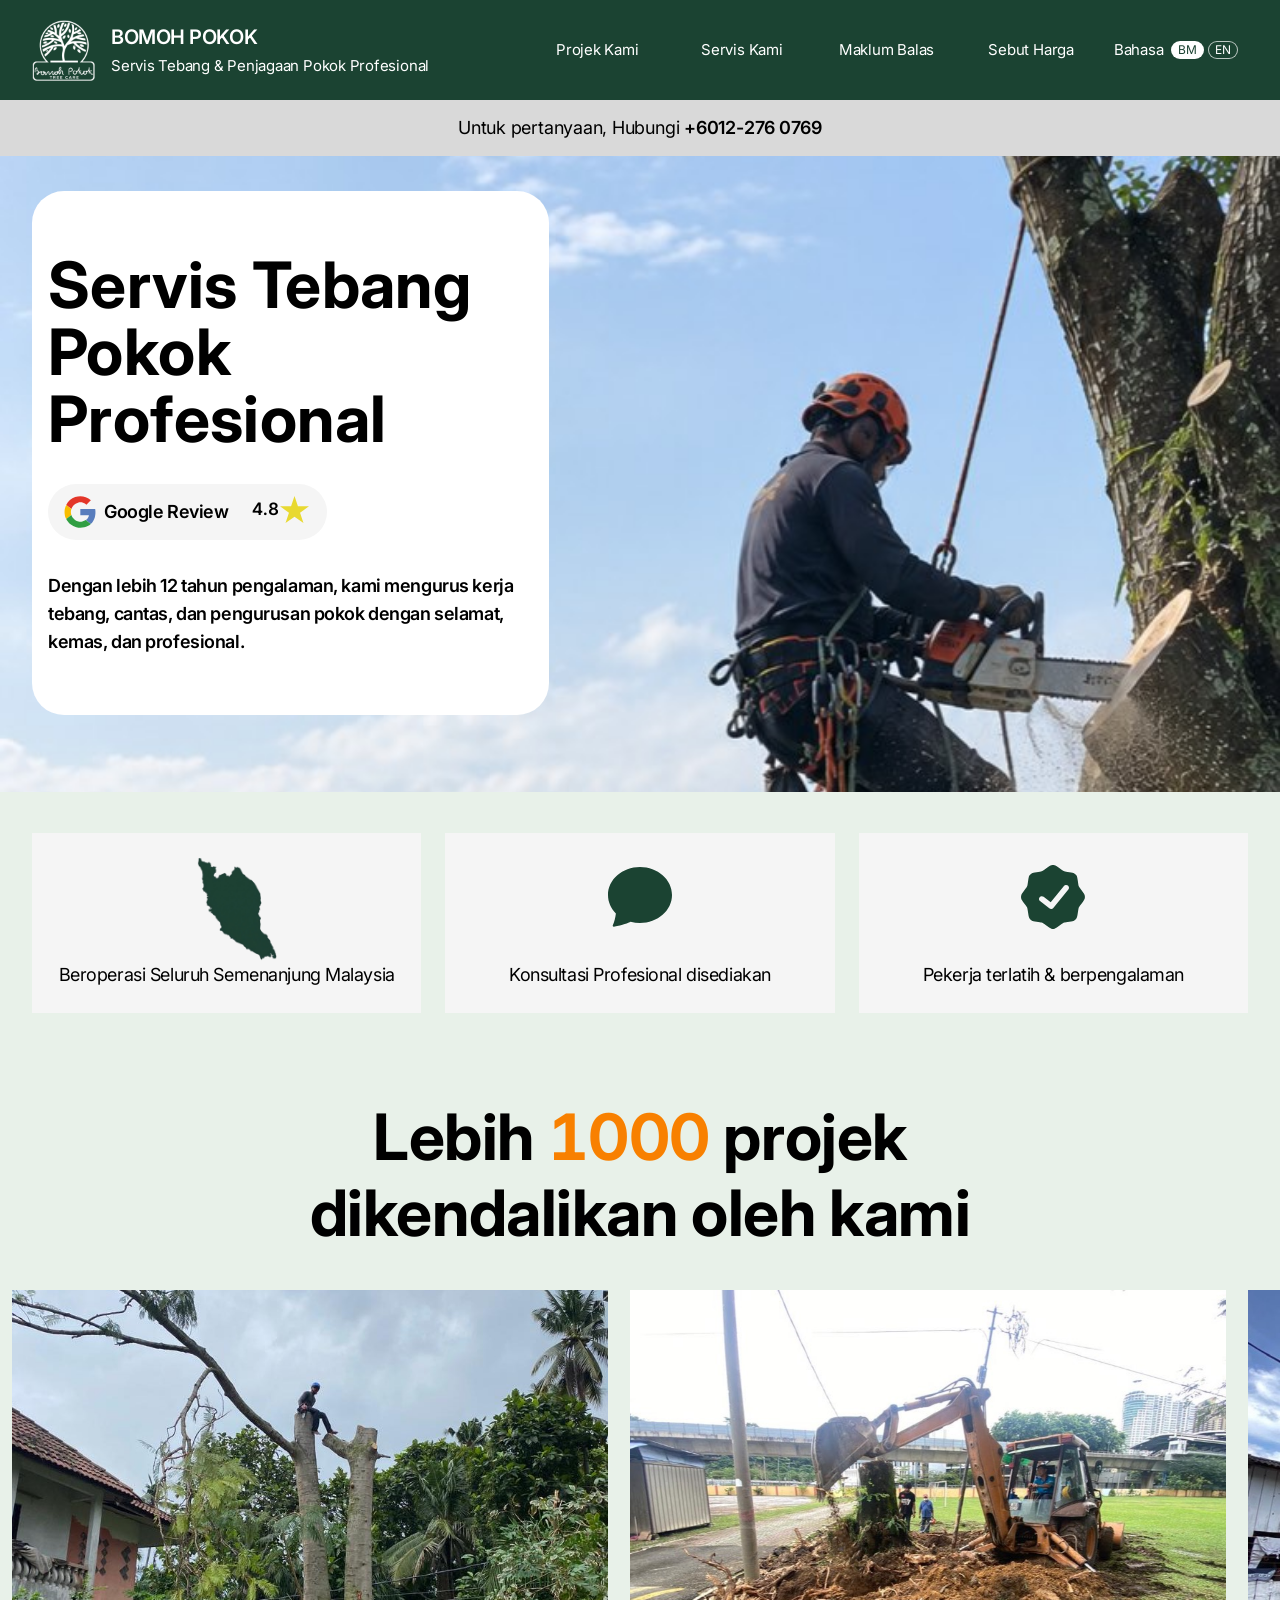
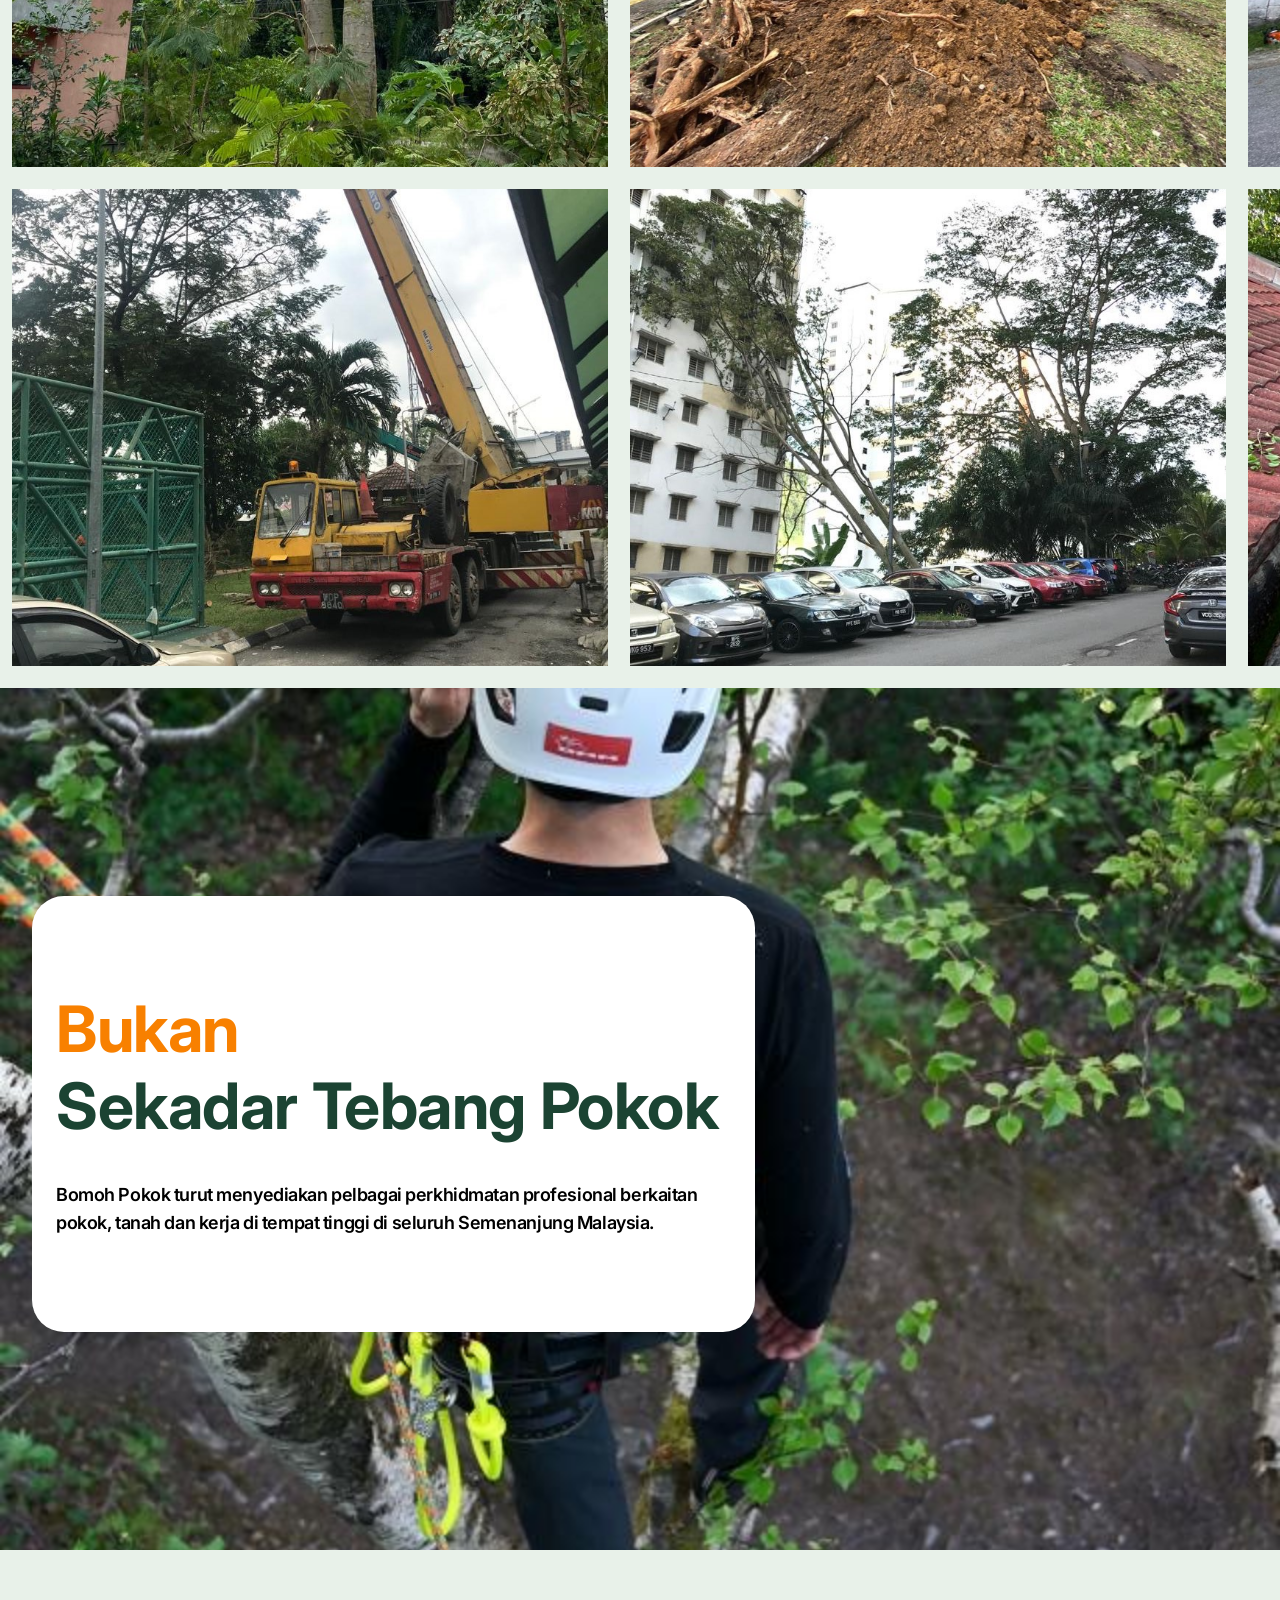
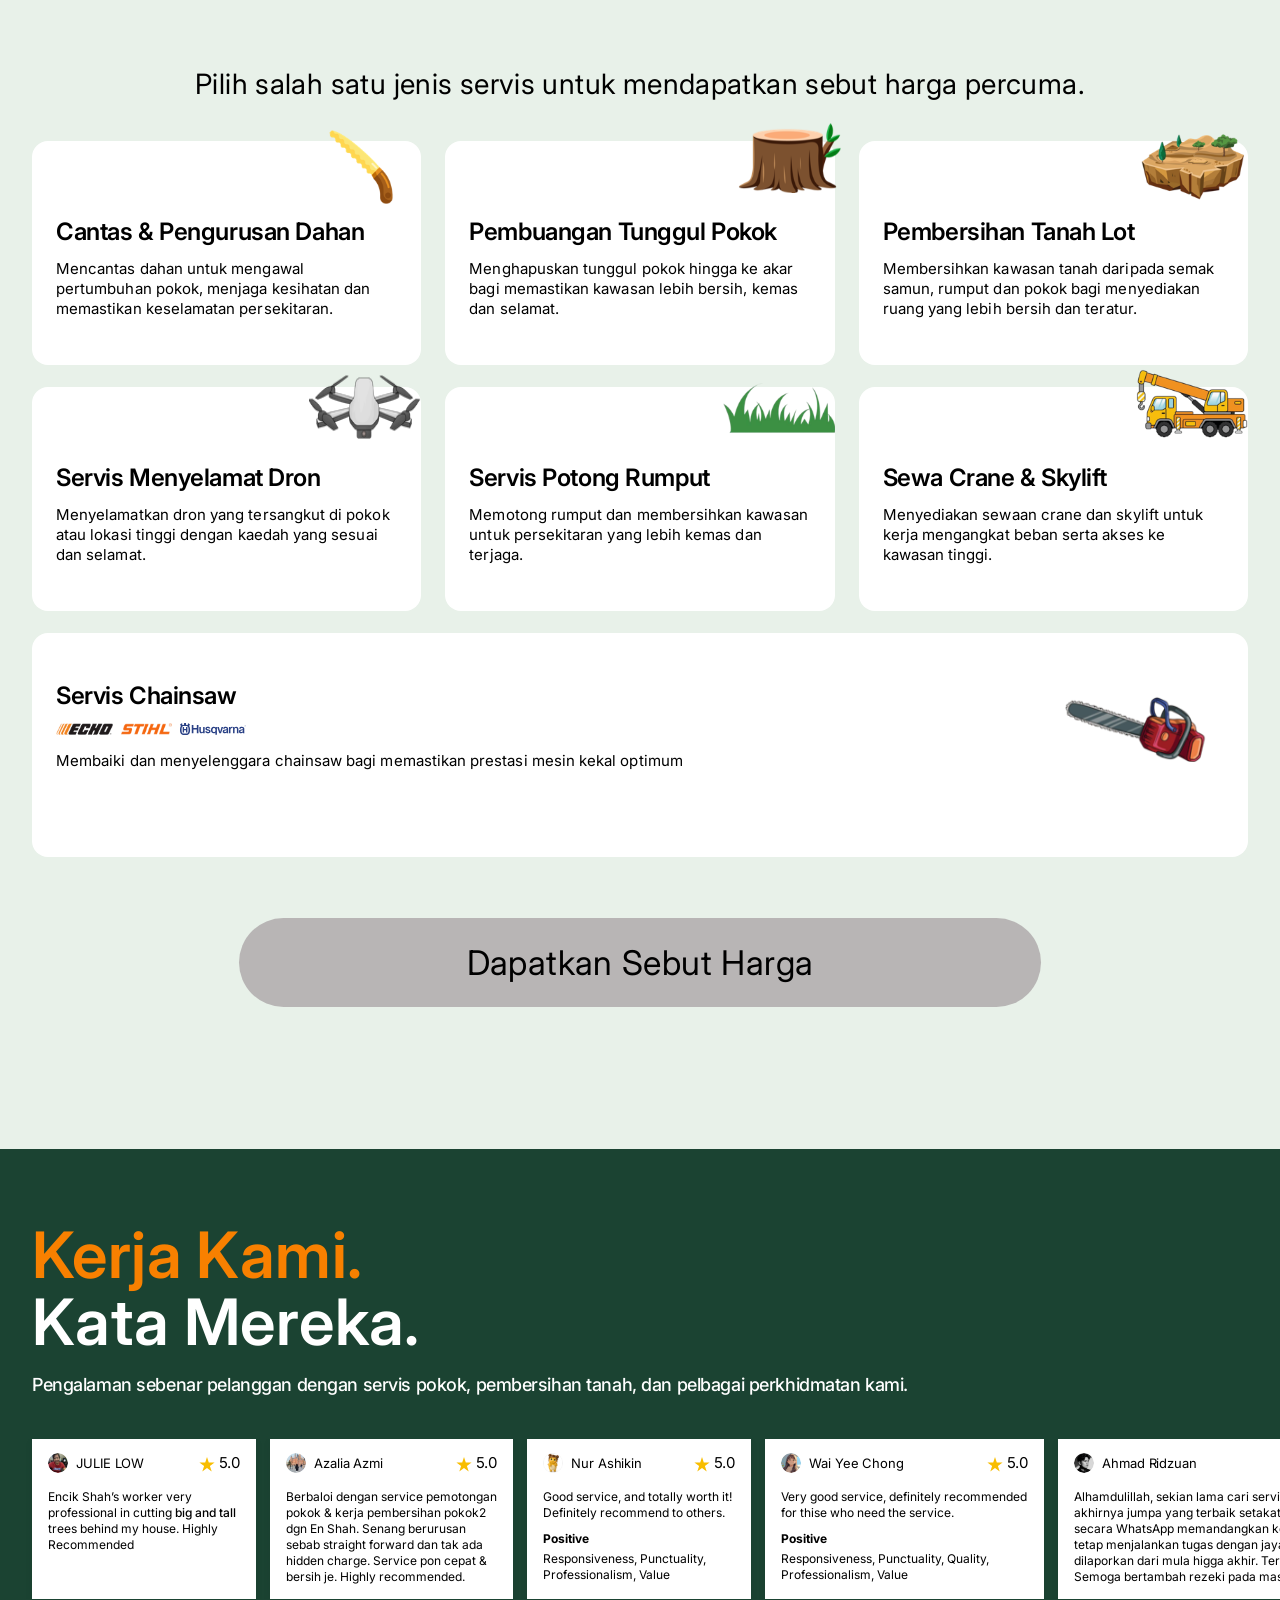
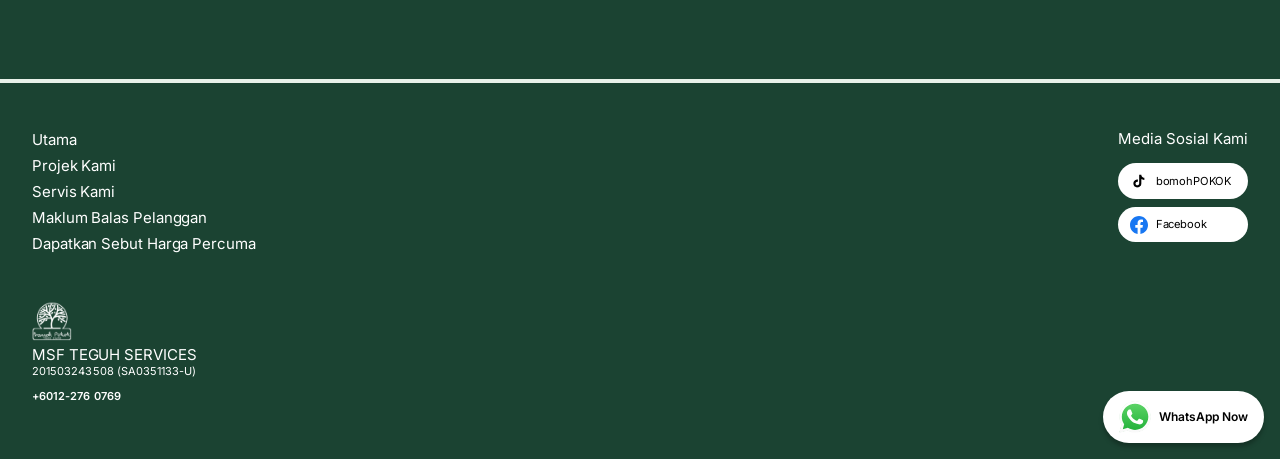
<file: index.html>
<!doctype html>
<html lang="ms">
<head>
  <meta charset="utf-8" />
  <meta name="viewport" content="width=device-width, initial-scale=1, viewport-fit=cover" />
  <title>Bomoh Pokok — Servis Tebang Pokok di Kuala Lumpur &amp; Selangor</title>
  <meta name="description" content="Servis tebang, potong dan pangkas pokok profesional di Kuala Lumpur dan Selangor. Lebih 12 tahun pengalaman dan 1000 projek, kerja selamat dan kemas." />
  <meta name="theme-color" content="#1b4332" />

  <!-- The site's main address. Update this (and the og:url / og:image / JSON-LD URLs below) when moving to a custom domain. -->
  <link rel="canonical" href="https://bomohpokok.com/" />

  <!-- Language versions (Malay is the default) -->
  <link rel="alternate" hreflang="ms" href="https://bomohpokok.com/" />
  <link rel="alternate" hreflang="en" href="https://bomohpokok.com/en/" />
  <link rel="alternate" hreflang="x-default" href="https://bomohpokok.com/" />

  <!-- Icons -->
  <link rel="icon" href="/favicon.ico" sizes="48x48" />
  <link rel="icon" href="assets/favicon-32.png" type="image/png" sizes="32x32" />
  <link rel="icon" href="assets/favicon-192.png" type="image/png" sizes="192x192" />
  <link rel="apple-touch-icon" href="assets/apple-touch-icon.png" />

  <!-- Link previews (WhatsApp, Facebook, Telegram, X) -->
  <meta property="og:type" content="website" />
  <meta property="og:locale" content="ms_MY" />
  <meta property="og:locale:alternate" content="en_MY" />
  <meta property="og:site_name" content="Bomoh Pokok" />
  <meta property="og:title" content="Bomoh Pokok — Servis Tebang Pokok di Kuala Lumpur &amp; Selangor" />
  <meta property="og:description" content="Lebih 12 tahun pengalaman dan 1000 projek. Tebang, potong dan pangkas pokok yang selamat, kemas dan profesional di Kuala Lumpur dan Selangor." />
  <meta property="og:url" content="https://bomohpokok.com/" />
  <meta property="og:image" content="https://bomohpokok.com/assets/share.jpg" />
  <meta property="og:image:width" content="941" />
  <meta property="og:image:height" content="493" />
  <meta property="og:image:alt" content="Pekerja Bomoh Pokok memotong dahan pokok dengan gergaji rantai sambil memakai tali keselamatan" />
  <meta name="twitter:card" content="summary_large_image" />

  <!-- Business details for search engines -->
  <script type="application/ld+json">
  {
    "@context": "https://schema.org",
    "@type": "LocalBusiness",
    "@id": "https://bomohpokok.com/#business",
    "name": "Bomoh Pokok",
    "legalName": "MSF TEGUH SERVICES",
    "telephone": "+60122760769",
    "description": "Servis tebang dan penjagaan pokok profesional dengan lebih 12 tahun pengalaman dan lebih 1000 projek. Pekerja terlatih dan berpengalaman, konsultasi profesional disediakan.",
    "url": "https://bomohpokok.com/",
    "image": "https://bomohpokok.com/assets/share.jpg",
    "areaServed": [
      { "@type": "AdministrativeArea", "name": "Kuala Lumpur" },
      { "@type": "State", "name": "Selangor" }
    ],
    "sameAs": ["https://maps.app.goo.gl/sbUfZrj76yN1f9YQ7", "https://www.tiktok.com/@shahmanfauzi", "https://www.facebook.com/share/1DrjgwQeW5/?mibextid=wwXIfr"],
    "hasOfferCatalog": {
      "@type": "OfferCatalog",
      "name": "Servis Bomoh Pokok",
      "itemListElement": [
        { "@type": "Offer", "itemOffered": { "@type": "Service", "name": "Tebang Pokok", "alternateName": "Tree Removal & Felling" } },
        { "@type": "Offer", "itemOffered": { "@type": "Service", "name": "Cantas & Pengurusan Dahan", "alternateName": "Pruning & Crown Management" } },
        { "@type": "Offer", "itemOffered": { "@type": "Service", "name": "Pembuangan Tunggul Pokok", "alternateName": "Stump Removal" } },
        { "@type": "Offer", "itemOffered": { "@type": "Service", "name": "Pembersihan Tanah Lot", "alternateName": "Lot Clearing" } },
        { "@type": "Offer", "itemOffered": { "@type": "Service", "name": "Servis Menyelamat Dron", "alternateName": "Drone Rescue" } },
        { "@type": "Offer", "itemOffered": { "@type": "Service", "name": "Servis Potong Rumput", "alternateName": "Lawn Mowing" } },
        { "@type": "Offer", "itemOffered": { "@type": "Service", "name": "Servis Chainsaw", "alternateName": "Chainsaw Service" } },
        { "@type": "Offer", "itemOffered": { "@type": "Service", "name": "Sewa Crane & Skylift", "alternateName": "Crane & Skylift Rental" } }
      ]
    }
  }
  </script>
  <link rel="preconnect" href="https://fonts.googleapis.com" />
  <link rel="preconnect" href="https://fonts.gstatic.com" crossorigin />
  <link href="https://fonts.googleapis.com/css2?family=Inter:wght@400;500;600;700;800&display=swap" rel="stylesheet" />
  <link rel="stylesheet" href="styles.css?v=57" />
</head>
<body>
  <header class="site-header" id="top">
    <div class="site-header__inner">
      <a class="brand" href="#top">
        <span class="brand__logo"><img src="assets/logo.png" width="40" height="40" alt="Logo Bomoh Pokok Tree Care" /></span>
        <span class="brand__text">
          <span class="brand__name">BOMOH POKOK</span>
          <span class="brand__tagline">Servis Tebang &amp; Penjagaan Pokok Profesional</span>
        </span>
      </a>
      <nav class="desktop-nav" aria-label="Navigasi utama">
        <a class="desktop-nav__link" href="#projek">Projek Kami</a>
        <a class="desktop-nav__link" href="#servis">Servis Kami</a>
        <a class="desktop-nav__link" href="#ulasan">Maklum Balas</a>
        <a class="desktop-nav__link" href="#servis">Sebut Harga</a>
        <span class="desktop-nav__lang">
          Bahasa
          <span class="desktop-nav__langs">
            <span class="desktop-nav__code" aria-current="true">BM</span>
            <a class="desktop-nav__code desktop-nav__code--link" href="en/" hreflang="en" lang="en">EN</a>
          </span>
        </span>
      </nav>
      <button class="menu-toggle" type="button" aria-expanded="false" aria-controls="site-menu" aria-label="Buka menu" data-label-open="Buka menu" data-label-close="Tutup menu">
        <img class="menu-toggle__open" src="assets/menu.svg" width="24" height="24" alt="" />
        <img class="menu-toggle__close" src="assets/close.svg" width="24" height="24" alt="" />
      </button>
    </div>
  </header>

  <!-- Overlay menu opened by the menu button -->
  <div class="menu-backdrop" data-menu-backdrop hidden></div>
  <nav class="site-menu" id="site-menu" aria-label="Menu utama" hidden>
    <ul>
      <li><a class="site-menu__item" href="#utama">Utama</a></li>
      <li><a class="site-menu__item" href="#projek">Projek Kami</a></li>
      <li><a class="site-menu__item" href="#servis">Servis Kami</a></li>
      <li><a class="site-menu__item" href="#ulasan">Maklum Balas Pelanggan</a></li>
      <li><a class="site-menu__item" href="#servis">Sebut Harga</a></li>
      <li>
        <div class="site-menu__item site-menu__item--static">
          Bahasa
          <span class="site-menu__langs">
            <span class="site-menu__lang" aria-current="true">BM</span>
            <a class="site-menu__lang site-menu__lang--link" href="en/" hreflang="en" lang="en">EN</a>
          </span>
        </div>
      </li>
    </ul>
  </nav>

  <a class="contact-bar" href="tel:+60122760769" aria-label="Hubungi kami di +6012-276 0769">
    <span>Untuk pertanyaan, Hubungi <span class="contact-bar__number">+6012-276 0769</span></span>
  </a>

  <main>
    <!-- Hero -->
    <section class="hero" id="utama" aria-labelledby="hero-title">
      <div class="hero__media">
        <picture>
          <source media="(min-width: 640px)" srcset="assets/hero-desktop.jpg" />
          <img src="assets/hero.jpg" alt="Pekerja Bomoh Pokok memotong dahan pokok menggunakan gergaji rantai sambil memakai tali keselamatan" />
        </picture>
      </div>

      <div class="hero__content">
        <div class="hero__intro">
          <div class="hero__heading">
            <h1 class="hero__title" id="hero-title">Servis <br />Tebang Pokok <br />Profesional</h1>

            <a class="review-pill" href="https://maps.app.goo.gl/sbUfZrj76yN1f9YQ7" target="_blank" rel="noopener" aria-label="Penilaian Google Review 4.8 daripada 5">
              <span class="review-pill__source">
                <img src="assets/google.svg" width="24" height="24" alt="" />
                <span>Google Review</span>
              </span>
              <span class="review-pill__rating">
                <span class="review-pill__score" data-count-to="4.8" data-count-from="0.1">4.8</span>
                <span class="review-pill__star"><img src="assets/star.svg" width="22.82" height="21.71" alt="" /></span>
              </span>
            </a>
          </div>

          <p class="hero__lead">Dengan lebih 12 tahun pengalaman, kami mengurus kerja tebang, cantas, dan pengurusan pokok dengan selamat, kemas, dan profesional.</p>
        </div>

        <ul class="features">
          <li class="feature">
            <span class="feature__icon feature__icon--map"><img src="assets/feature-semenanjung.png" alt="" /></span>
            <span>Beroperasi Seluruh <br />Semenanjung Malaysia</span>
          </li>
          <li class="feature">
            <span class="feature__icon"><img src="assets/feature-consultation.svg" width="40" height="40" alt="" /></span>
            <span>Konsultasi <br />Profesional disediakan</span>
          </li>
          <li class="feature">
            <span class="feature__icon"><img src="assets/feature-certified.svg" width="40" height="40" alt="" /></span>
            <span>Pekerja <br />terlatih &amp; berpengalaman</span>
          </li>
        </ul>
      </div>
    </section>

    <!-- Projects -->
    <section class="projects" id="projek" aria-labelledby="projects-title">
      <div class="projects__intro">
        <h2 class="section-title projects__title" id="projects-title">
          Lebih <span class="text-accent" data-count-to="1000">1000</span> projek <br />dikendalikan oleh kami
        </h2>
        <p class="section-lead">Sejak tahun 2013</p>
      </div>

      <div class="scroller gallery" data-scroller data-autoscroll tabindex="0" aria-label="Galeri projek">
        <div class="gallery__group">
          <div class="gallery__row">
            <img class="gallery__img gallery__img--half" src="assets/gallery/001.jpg" alt="Projek tebang dan potong pokok Bomoh Pokok, gambar 1 daripada 94" loading="lazy" data-src-lg="assets/gallery/lg/001.jpg" />
            <img class="gallery__img gallery__img--half" src="assets/gallery/002.jpg" alt="Projek tebang dan potong pokok Bomoh Pokok, gambar 2 daripada 94" loading="lazy" data-src-lg="assets/gallery/lg/002.jpg" />
          </div>
          <img class="gallery__img gallery__img--wide" src="assets/gallery/003.jpg" alt="Projek tebang dan potong pokok Bomoh Pokok, gambar 3 daripada 94" loading="lazy" data-src-lg="assets/gallery/lg/003.jpg" />
        </div>

        <div class="gallery__group">
          <img class="gallery__img gallery__img--tall" src="assets/gallery/004.jpg" alt="Projek tebang dan potong pokok Bomoh Pokok, gambar 4 daripada 94" loading="lazy" data-src-lg="assets/gallery/lg/004.jpg" />
        </div>

        <div class="gallery__group">
          <img class="gallery__img gallery__img--wide" src="assets/gallery/005.jpg" alt="Projek tebang dan potong pokok Bomoh Pokok, gambar 5 daripada 94" loading="lazy" data-src-lg="assets/gallery/lg/005.jpg" />
          <div class="gallery__row">
            <img class="gallery__img gallery__img--half" src="assets/gallery/006.jpg" alt="Projek tebang dan potong pokok Bomoh Pokok, gambar 6 daripada 94" loading="lazy" data-src-lg="assets/gallery/lg/006.jpg" />
            <img class="gallery__img gallery__img--half" src="assets/gallery/007.jpg" alt="Projek tebang dan potong pokok Bomoh Pokok, gambar 7 daripada 94" loading="lazy" data-src-lg="assets/gallery/lg/007.jpg" />
          </div>
        </div>

        <div class="gallery__group">
          <img class="gallery__img gallery__img--wide" data-src="assets/gallery/008.jpg" alt="Projek tebang dan potong pokok Bomoh Pokok, gambar 8 daripada 94" data-src-lg="assets/gallery/lg/008.jpg" />
          <img class="gallery__img gallery__img--wide" data-src="assets/gallery/009.jpg" alt="Projek tebang dan potong pokok Bomoh Pokok, gambar 9 daripada 94" data-src-lg="assets/gallery/lg/009.jpg" />
        </div>

        <div class="gallery__group">
          <div class="gallery__row">
            <img class="gallery__img gallery__img--half" data-src="assets/gallery/010.jpg" alt="Projek tebang dan potong pokok Bomoh Pokok, gambar 10 daripada 94" data-src-lg="assets/gallery/lg/010.jpg" />
            <img class="gallery__img gallery__img--half" data-src="assets/gallery/011.jpg" alt="Projek tebang dan potong pokok Bomoh Pokok, gambar 11 daripada 94" data-src-lg="assets/gallery/lg/011.jpg" />
          </div>
          <img class="gallery__img gallery__img--wide" data-src="assets/gallery/012.jpg" alt="Projek tebang dan potong pokok Bomoh Pokok, gambar 12 daripada 94" data-src-lg="assets/gallery/lg/012.jpg" />
        </div>

        <div class="gallery__group">
          <img class="gallery__img gallery__img--tall" data-src="assets/gallery/013.jpg" alt="Projek tebang dan potong pokok Bomoh Pokok, gambar 13 daripada 94" data-src-lg="assets/gallery/lg/013.jpg" />
        </div>

        <div class="gallery__group">
          <img class="gallery__img gallery__img--wide" data-src="assets/gallery/014.jpg" alt="Projek tebang dan potong pokok Bomoh Pokok, gambar 14 daripada 94" data-src-lg="assets/gallery/lg/014.jpg" />
          <div class="gallery__row">
            <img class="gallery__img gallery__img--half" data-src="assets/gallery/015.jpg" alt="Projek tebang dan potong pokok Bomoh Pokok, gambar 15 daripada 94" data-src-lg="assets/gallery/lg/015.jpg" />
            <img class="gallery__img gallery__img--half" data-src="assets/gallery/016.jpg" alt="Projek tebang dan potong pokok Bomoh Pokok, gambar 16 daripada 94" data-src-lg="assets/gallery/lg/016.jpg" />
          </div>
        </div>

        <div class="gallery__group">
          <img class="gallery__img gallery__img--wide" data-src="assets/gallery/017.jpg" alt="Projek tebang dan potong pokok Bomoh Pokok, gambar 17 daripada 94" data-src-lg="assets/gallery/lg/017.jpg" />
          <img class="gallery__img gallery__img--wide" data-src="assets/gallery/018.jpg" alt="Projek tebang dan potong pokok Bomoh Pokok, gambar 18 daripada 94" data-src-lg="assets/gallery/lg/018.jpg" />
        </div>

        <div class="gallery__group">
          <div class="gallery__row">
            <img class="gallery__img gallery__img--half" data-src="assets/gallery/019.jpg" alt="Projek tebang dan potong pokok Bomoh Pokok, gambar 19 daripada 94" data-src-lg="assets/gallery/lg/019.jpg" />
            <img class="gallery__img gallery__img--half" data-src="assets/gallery/020.jpg" alt="Projek tebang dan potong pokok Bomoh Pokok, gambar 20 daripada 94" data-src-lg="assets/gallery/lg/020.jpg" />
          </div>
          <img class="gallery__img gallery__img--wide" data-src="assets/gallery/021.jpg" alt="Projek tebang dan potong pokok Bomoh Pokok, gambar 21 daripada 94" data-src-lg="assets/gallery/lg/021.jpg" />
        </div>

        <div class="gallery__group">
          <img class="gallery__img gallery__img--tall" data-src="assets/gallery/022.jpg" alt="Projek tebang dan potong pokok Bomoh Pokok, gambar 22 daripada 94" data-src-lg="assets/gallery/lg/022.jpg" />
        </div>

        <div class="gallery__group">
          <img class="gallery__img gallery__img--wide" data-src="assets/gallery/023.jpg" alt="Projek tebang dan potong pokok Bomoh Pokok, gambar 23 daripada 94" data-src-lg="assets/gallery/lg/023.jpg" />
          <div class="gallery__row">
            <img class="gallery__img gallery__img--half" data-src="assets/gallery/024.jpg" alt="Projek tebang dan potong pokok Bomoh Pokok, gambar 24 daripada 94" data-src-lg="assets/gallery/lg/024.jpg" />
            <img class="gallery__img gallery__img--half" data-src="assets/gallery/025.jpg" alt="Projek tebang dan potong pokok Bomoh Pokok, gambar 25 daripada 94" data-src-lg="assets/gallery/lg/025.jpg" />
          </div>
        </div>

        <div class="gallery__group">
          <img class="gallery__img gallery__img--wide" data-src="assets/gallery/026.jpg" alt="Projek tebang dan potong pokok Bomoh Pokok, gambar 26 daripada 94" data-src-lg="assets/gallery/lg/026.jpg" />
          <img class="gallery__img gallery__img--wide" data-src="assets/gallery/027.jpg" alt="Projek tebang dan potong pokok Bomoh Pokok, gambar 27 daripada 94" data-src-lg="assets/gallery/lg/027.jpg" />
        </div>

        <div class="gallery__group">
          <div class="gallery__row">
            <img class="gallery__img gallery__img--half" data-src="assets/gallery/028.jpg" alt="Projek tebang dan potong pokok Bomoh Pokok, gambar 28 daripada 94" data-src-lg="assets/gallery/lg/028.jpg" />
            <img class="gallery__img gallery__img--half" data-src="assets/gallery/029.jpg" alt="Projek tebang dan potong pokok Bomoh Pokok, gambar 29 daripada 94" data-src-lg="assets/gallery/lg/029.jpg" />
          </div>
          <img class="gallery__img gallery__img--wide" data-src="assets/gallery/030.jpg" alt="Projek tebang dan potong pokok Bomoh Pokok, gambar 30 daripada 94" data-src-lg="assets/gallery/lg/030.jpg" />
        </div>

        <div class="gallery__group">
          <img class="gallery__img gallery__img--tall" data-src="assets/gallery/031.jpg" alt="Projek tebang dan potong pokok Bomoh Pokok, gambar 31 daripada 94" data-src-lg="assets/gallery/lg/031.jpg" />
        </div>

        <div class="gallery__group">
          <img class="gallery__img gallery__img--wide" data-src="assets/gallery/032.jpg" alt="Projek tebang dan potong pokok Bomoh Pokok, gambar 32 daripada 94" data-src-lg="assets/gallery/lg/032.jpg" />
          <div class="gallery__row">
            <img class="gallery__img gallery__img--half" data-src="assets/gallery/033.jpg" alt="Projek tebang dan potong pokok Bomoh Pokok, gambar 33 daripada 94" data-src-lg="assets/gallery/lg/033.jpg" />
            <img class="gallery__img gallery__img--half" data-src="assets/gallery/034.jpg" alt="Projek tebang dan potong pokok Bomoh Pokok, gambar 34 daripada 94" data-src-lg="assets/gallery/lg/034.jpg" />
          </div>
        </div>

        <div class="gallery__group">
          <img class="gallery__img gallery__img--wide" data-src="assets/gallery/035.jpg" alt="Projek tebang dan potong pokok Bomoh Pokok, gambar 35 daripada 94" data-src-lg="assets/gallery/lg/035.jpg" />
          <img class="gallery__img gallery__img--wide" data-src="assets/gallery/036.jpg" alt="Projek tebang dan potong pokok Bomoh Pokok, gambar 36 daripada 94" data-src-lg="assets/gallery/lg/036.jpg" />
        </div>

        <div class="gallery__group">
          <div class="gallery__row">
            <img class="gallery__img gallery__img--half" data-src="assets/gallery/037.jpg" alt="Projek tebang dan potong pokok Bomoh Pokok, gambar 37 daripada 94" data-src-lg="assets/gallery/lg/037.jpg" />
            <img class="gallery__img gallery__img--half" data-src="assets/gallery/038.jpg" alt="Projek tebang dan potong pokok Bomoh Pokok, gambar 38 daripada 94" data-src-lg="assets/gallery/lg/038.jpg" />
          </div>
          <img class="gallery__img gallery__img--wide" data-src="assets/gallery/039.jpg" alt="Projek tebang dan potong pokok Bomoh Pokok, gambar 39 daripada 94" data-src-lg="assets/gallery/lg/039.jpg" />
        </div>

        <div class="gallery__group">
          <img class="gallery__img gallery__img--tall" data-src="assets/gallery/040.jpg" alt="Projek tebang dan potong pokok Bomoh Pokok, gambar 40 daripada 94" data-src-lg="assets/gallery/lg/040.jpg" />
        </div>

        <div class="gallery__group">
          <img class="gallery__img gallery__img--wide" data-src="assets/gallery/041.jpg" alt="Projek tebang dan potong pokok Bomoh Pokok, gambar 41 daripada 94" data-src-lg="assets/gallery/lg/041.jpg" />
          <div class="gallery__row">
            <img class="gallery__img gallery__img--half" data-src="assets/gallery/042.jpg" alt="Projek tebang dan potong pokok Bomoh Pokok, gambar 42 daripada 94" data-src-lg="assets/gallery/lg/042.jpg" />
            <img class="gallery__img gallery__img--half" data-src="assets/gallery/043.jpg" alt="Projek tebang dan potong pokok Bomoh Pokok, gambar 43 daripada 94" data-src-lg="assets/gallery/lg/043.jpg" />
          </div>
        </div>

        <div class="gallery__group">
          <img class="gallery__img gallery__img--wide" data-src="assets/gallery/044.jpg" alt="Projek tebang dan potong pokok Bomoh Pokok, gambar 44 daripada 94" data-src-lg="assets/gallery/lg/044.jpg" />
          <img class="gallery__img gallery__img--wide" data-src="assets/gallery/045.jpg" alt="Projek tebang dan potong pokok Bomoh Pokok, gambar 45 daripada 94" data-src-lg="assets/gallery/lg/045.jpg" />
        </div>

        <div class="gallery__group">
          <div class="gallery__row">
            <img class="gallery__img gallery__img--half" data-src="assets/gallery/046.jpg" alt="Projek tebang dan potong pokok Bomoh Pokok, gambar 46 daripada 94" data-src-lg="assets/gallery/lg/046.jpg" />
            <img class="gallery__img gallery__img--half" data-src="assets/gallery/047.jpg" alt="Projek tebang dan potong pokok Bomoh Pokok, gambar 47 daripada 94" data-src-lg="assets/gallery/lg/047.jpg" />
          </div>
          <img class="gallery__img gallery__img--wide" data-src="assets/gallery/048.jpg" alt="Projek tebang dan potong pokok Bomoh Pokok, gambar 48 daripada 94" data-src-lg="assets/gallery/lg/048.jpg" />
        </div>

        <div class="gallery__group">
          <img class="gallery__img gallery__img--tall" data-src="assets/gallery/049.jpg" alt="Projek tebang dan potong pokok Bomoh Pokok, gambar 49 daripada 94" data-src-lg="assets/gallery/lg/049.jpg" />
        </div>

        <div class="gallery__group">
          <img class="gallery__img gallery__img--wide" data-src="assets/gallery/050.jpg" alt="Projek tebang dan potong pokok Bomoh Pokok, gambar 50 daripada 94" data-src-lg="assets/gallery/lg/050.jpg" />
          <div class="gallery__row">
            <img class="gallery__img gallery__img--half" data-src="assets/gallery/051.jpg" alt="Projek tebang dan potong pokok Bomoh Pokok, gambar 51 daripada 94" data-src-lg="assets/gallery/lg/051.jpg" />
            <img class="gallery__img gallery__img--half" data-src="assets/gallery/052.jpg" alt="Projek tebang dan potong pokok Bomoh Pokok, gambar 52 daripada 94" data-src-lg="assets/gallery/lg/052.jpg" />
          </div>
        </div>

        <div class="gallery__group">
          <img class="gallery__img gallery__img--wide" data-src="assets/gallery/053.jpg" alt="Projek tebang dan potong pokok Bomoh Pokok, gambar 53 daripada 94" data-src-lg="assets/gallery/lg/053.jpg" />
          <img class="gallery__img gallery__img--wide" data-src="assets/gallery/054.jpg" alt="Projek tebang dan potong pokok Bomoh Pokok, gambar 54 daripada 94" data-src-lg="assets/gallery/lg/054.jpg" />
        </div>

        <div class="gallery__group">
          <div class="gallery__row">
            <img class="gallery__img gallery__img--half" data-src="assets/gallery/055.jpg" alt="Projek tebang dan potong pokok Bomoh Pokok, gambar 55 daripada 94" data-src-lg="assets/gallery/lg/055.jpg" />
            <img class="gallery__img gallery__img--half" data-src="assets/gallery/056.jpg" alt="Projek tebang dan potong pokok Bomoh Pokok, gambar 56 daripada 94" data-src-lg="assets/gallery/lg/056.jpg" />
          </div>
          <img class="gallery__img gallery__img--wide" data-src="assets/gallery/057.jpg" alt="Projek tebang dan potong pokok Bomoh Pokok, gambar 57 daripada 94" data-src-lg="assets/gallery/lg/057.jpg" />
        </div>

        <div class="gallery__group">
          <img class="gallery__img gallery__img--tall" data-src="assets/gallery/058.jpg" alt="Projek tebang dan potong pokok Bomoh Pokok, gambar 58 daripada 94" data-src-lg="assets/gallery/lg/058.jpg" />
        </div>

        <div class="gallery__group">
          <img class="gallery__img gallery__img--wide" data-src="assets/gallery/059.jpg" alt="Projek tebang dan potong pokok Bomoh Pokok, gambar 59 daripada 94" data-src-lg="assets/gallery/lg/059.jpg" />
          <div class="gallery__row">
            <img class="gallery__img gallery__img--half" data-src="assets/gallery/060.jpg" alt="Projek tebang dan potong pokok Bomoh Pokok, gambar 60 daripada 94" data-src-lg="assets/gallery/lg/060.jpg" />
            <img class="gallery__img gallery__img--half" data-src="assets/gallery/061.jpg" alt="Projek tebang dan potong pokok Bomoh Pokok, gambar 61 daripada 94" data-src-lg="assets/gallery/lg/061.jpg" />
          </div>
        </div>

        <div class="gallery__group">
          <img class="gallery__img gallery__img--wide" data-src="assets/gallery/062.jpg" alt="Projek tebang dan potong pokok Bomoh Pokok, gambar 62 daripada 94" data-src-lg="assets/gallery/lg/062.jpg" />
          <img class="gallery__img gallery__img--wide" data-src="assets/gallery/063.jpg" alt="Projek tebang dan potong pokok Bomoh Pokok, gambar 63 daripada 94" data-src-lg="assets/gallery/lg/063.jpg" />
        </div>

        <div class="gallery__group">
          <div class="gallery__row">
            <img class="gallery__img gallery__img--half" data-src="assets/gallery/064.jpg" alt="Projek tebang dan potong pokok Bomoh Pokok, gambar 64 daripada 94" data-src-lg="assets/gallery/lg/064.jpg" />
            <img class="gallery__img gallery__img--half" data-src="assets/gallery/065.jpg" alt="Projek tebang dan potong pokok Bomoh Pokok, gambar 65 daripada 94" data-src-lg="assets/gallery/lg/065.jpg" />
          </div>
          <img class="gallery__img gallery__img--wide" data-src="assets/gallery/066.jpg" alt="Projek tebang dan potong pokok Bomoh Pokok, gambar 66 daripada 94" data-src-lg="assets/gallery/lg/066.jpg" />
        </div>

        <div class="gallery__group">
          <img class="gallery__img gallery__img--tall" data-src="assets/gallery/067.jpg" alt="Projek tebang dan potong pokok Bomoh Pokok, gambar 67 daripada 94" data-src-lg="assets/gallery/lg/067.jpg" />
        </div>

        <div class="gallery__group">
          <img class="gallery__img gallery__img--wide" data-src="assets/gallery/068.jpg" alt="Projek tebang dan potong pokok Bomoh Pokok, gambar 68 daripada 94" data-src-lg="assets/gallery/lg/068.jpg" />
          <div class="gallery__row">
            <img class="gallery__img gallery__img--half" data-src="assets/gallery/069.jpg" alt="Projek tebang dan potong pokok Bomoh Pokok, gambar 69 daripada 94" data-src-lg="assets/gallery/lg/069.jpg" />
            <img class="gallery__img gallery__img--half" data-src="assets/gallery/070.jpg" alt="Projek tebang dan potong pokok Bomoh Pokok, gambar 70 daripada 94" data-src-lg="assets/gallery/lg/070.jpg" />
          </div>
        </div>

        <div class="gallery__group">
          <img class="gallery__img gallery__img--wide" data-src="assets/gallery/071.jpg" alt="Projek tebang dan potong pokok Bomoh Pokok, gambar 71 daripada 94" data-src-lg="assets/gallery/lg/071.jpg" />
          <img class="gallery__img gallery__img--wide" data-src="assets/gallery/072.jpg" alt="Projek tebang dan potong pokok Bomoh Pokok, gambar 72 daripada 94" data-src-lg="assets/gallery/lg/072.jpg" />
        </div>

        <div class="gallery__group">
          <div class="gallery__row">
            <img class="gallery__img gallery__img--half" data-src="assets/gallery/073.jpg" alt="Projek tebang dan potong pokok Bomoh Pokok, gambar 73 daripada 94" data-src-lg="assets/gallery/lg/073.jpg" />
            <img class="gallery__img gallery__img--half" data-src="assets/gallery/074.jpg" alt="Projek tebang dan potong pokok Bomoh Pokok, gambar 74 daripada 94" data-src-lg="assets/gallery/lg/074.jpg" />
          </div>
          <img class="gallery__img gallery__img--wide" data-src="assets/gallery/075.jpg" alt="Projek tebang dan potong pokok Bomoh Pokok, gambar 75 daripada 94" data-src-lg="assets/gallery/lg/075.jpg" />
        </div>

        <div class="gallery__group">
          <img class="gallery__img gallery__img--tall" data-src="assets/gallery/076.jpg" alt="Projek tebang dan potong pokok Bomoh Pokok, gambar 76 daripada 94" data-src-lg="assets/gallery/lg/076.jpg" />
        </div>

        <div class="gallery__group">
          <img class="gallery__img gallery__img--wide" data-src="assets/gallery/077.jpg" alt="Projek tebang dan potong pokok Bomoh Pokok, gambar 77 daripada 94" data-src-lg="assets/gallery/lg/077.jpg" />
          <div class="gallery__row">
            <img class="gallery__img gallery__img--half" data-src="assets/gallery/078.jpg" alt="Projek tebang dan potong pokok Bomoh Pokok, gambar 78 daripada 94" data-src-lg="assets/gallery/lg/078.jpg" />
            <img class="gallery__img gallery__img--half" data-src="assets/gallery/079.jpg" alt="Projek tebang dan potong pokok Bomoh Pokok, gambar 79 daripada 94" data-src-lg="assets/gallery/lg/079.jpg" />
          </div>
        </div>

        <div class="gallery__group">
          <img class="gallery__img gallery__img--wide" data-src="assets/gallery/080.jpg" alt="Projek tebang dan potong pokok Bomoh Pokok, gambar 80 daripada 94" data-src-lg="assets/gallery/lg/080.jpg" />
          <img class="gallery__img gallery__img--wide" data-src="assets/gallery/081.jpg" alt="Projek tebang dan potong pokok Bomoh Pokok, gambar 81 daripada 94" data-src-lg="assets/gallery/lg/081.jpg" />
        </div>

        <div class="gallery__group">
          <div class="gallery__row">
            <img class="gallery__img gallery__img--half" data-src="assets/gallery/082.jpg" alt="Projek tebang dan potong pokok Bomoh Pokok, gambar 82 daripada 94" data-src-lg="assets/gallery/lg/082.jpg" />
            <img class="gallery__img gallery__img--half" data-src="assets/gallery/083.jpg" alt="Projek tebang dan potong pokok Bomoh Pokok, gambar 83 daripada 94" data-src-lg="assets/gallery/lg/083.jpg" />
          </div>
          <img class="gallery__img gallery__img--wide" data-src="assets/gallery/084.jpg" alt="Projek tebang dan potong pokok Bomoh Pokok, gambar 84 daripada 94" data-src-lg="assets/gallery/lg/084.jpg" />
        </div>

        <div class="gallery__group">
          <img class="gallery__img gallery__img--wide" data-src="assets/gallery/085.jpg" alt="Projek tebang dan potong pokok Bomoh Pokok, gambar 85 daripada 94" data-src-lg="assets/gallery/lg/085.jpg" />
          <div class="gallery__row">
            <img class="gallery__img gallery__img--half" data-src="assets/gallery/086.jpg" alt="Projek tebang dan potong pokok Bomoh Pokok, gambar 86 daripada 94" data-src-lg="assets/gallery/lg/086.jpg" />
            <img class="gallery__img gallery__img--half" data-src="assets/gallery/087.jpg" alt="Projek tebang dan potong pokok Bomoh Pokok, gambar 87 daripada 94" data-src-lg="assets/gallery/lg/087.jpg" />
          </div>
        </div>

        <div class="gallery__group">
          <img class="gallery__img gallery__img--wide" data-src="assets/gallery/088.jpg" alt="Projek tebang dan potong pokok Bomoh Pokok, gambar 88 daripada 94" data-src-lg="assets/gallery/lg/088.jpg" />
          <img class="gallery__img gallery__img--wide" data-src="assets/gallery/089.jpg" alt="Projek tebang dan potong pokok Bomoh Pokok, gambar 89 daripada 94" data-src-lg="assets/gallery/lg/089.jpg" />
        </div>

        <div class="gallery__group">
          <img class="gallery__img gallery__img--wide" data-src="assets/gallery/090.jpg" alt="Projek tebang dan potong pokok Bomoh Pokok, gambar 90 daripada 94" data-src-lg="assets/gallery/lg/090.jpg" />
          <div class="gallery__row">
            <img class="gallery__img gallery__img--half" data-src="assets/gallery/091.jpg" alt="Projek tebang dan potong pokok Bomoh Pokok, gambar 91 daripada 94" data-src-lg="assets/gallery/lg/091.jpg" />
            <img class="gallery__img gallery__img--half" data-src="assets/gallery/092.jpg" alt="Projek tebang dan potong pokok Bomoh Pokok, gambar 92 daripada 94" data-src-lg="assets/gallery/lg/092.jpg" />
          </div>
        </div>

        <div class="gallery__group">
          <img class="gallery__img gallery__img--wide" data-src="assets/gallery/093.jpg" alt="Projek tebang dan potong pokok Bomoh Pokok, gambar 93 daripada 94" data-src-lg="assets/gallery/lg/093.jpg" />
          <img class="gallery__img gallery__img--wide" data-src="assets/gallery/094.jpg" alt="Projek tebang dan potong pokok Bomoh Pokok, gambar 94 daripada 94" data-src-lg="assets/gallery/lg/094.jpg" />
        </div>
      </div>
    </section>

    <!-- Services -->
    <section class="services" id="servis" aria-labelledby="services-title">
      <picture>
        <source media="(min-width: 640px)" srcset="assets/services-banner-desktop.jpg" />
        <img class="services__banner" src="assets/services-bg.jpg" width="640" height="800" alt="Pekerja Bomoh Pokok memanjat pokok dengan topi keledar dan tali keselamatan" loading="lazy" />
      </picture>

      <div class="services__body">
        <div class="services__intro">
          <h2 class="section-title services__title" id="services-title"><span class="text-accent">Bukan</span> <br />Sekadar Tebang Pokok</h2>
          <p class="services__text">Bomoh Pokok turut menyediakan pelbagai perkhidmatan profesional berkaitan pokok, tanah dan kerja di tempat tinggi di seluruh Semenanjung Malaysia.</p>
        </div>

        <p class="services__hint">Pilih salah satu jenis servis untuk mendapatkan <br />sebut harga percuma.</p>

        <fieldset class="services__picker">
          <legend class="visually-hidden">Pilih servis</legend>
          <ul class="services__grid">
            <li>
              <label class="service-tile">
                <input class="service-tile__input" type="radio" name="service" value="Cantas &amp; Pengurusan Dahan" />
                <span class="service-tile__art service-tile__art--cantas" aria-hidden="true"><img src="assets/services/cantas.png" alt="" loading="lazy" /></span>
                <span class="service-tile__name">Cantas &amp; <br />Pengurusan Dahan</span>
                <span class="service-tile__desc">Mencantas dahan untuk mengawal pertumbuhan pokok, menjaga kesihatan dan memastikan keselamatan persekitaran.</span>
              </label>
            </li>
            <li>
              <label class="service-tile">
                <input class="service-tile__input" type="radio" name="service" value="Pembuangan Tunggul Pokok" />
                <span class="service-tile__art service-tile__art--tunggul" aria-hidden="true"><img src="assets/services/tunggul.png" alt="" loading="lazy" /></span>
                <span class="service-tile__name">Pembuangan <br />Tunggul Pokok</span>
                <span class="service-tile__desc">Menghapuskan tunggul pokok hingga ke akar bagi memastikan kawasan lebih bersih, kemas dan selamat.</span>
              </label>
            </li>
            <li>
              <label class="service-tile">
                <input class="service-tile__input" type="radio" name="service" value="Pembersihan Tanah Lot" />
                <span class="service-tile__art service-tile__art--tanah" aria-hidden="true"><img src="assets/services/tanah.png" alt="" loading="lazy" /></span>
                <span class="service-tile__name">Pembersihan <br />Tanah Lot</span>
                <span class="service-tile__desc">Membersihkan kawasan tanah daripada semak samun, rumput dan pokok bagi menyediakan ruang yang lebih bersih dan teratur.</span>
              </label>
            </li>
            <li>
              <label class="service-tile">
                <input class="service-tile__input" type="radio" name="service" value="Servis Menyelamat Dron" />
                <span class="service-tile__art service-tile__art--dron" aria-hidden="true"><img src="assets/services/dron.png" alt="" loading="lazy" /></span>
                <span class="service-tile__name">Servis Menyelamat <br />Dron</span>
                <span class="service-tile__desc">Menyelamatkan dron yang tersangkut di pokok atau lokasi tinggi dengan kaedah yang sesuai dan selamat.</span>
              </label>
            </li>
            <li>
              <label class="service-tile">
                <input class="service-tile__input" type="radio" name="service" value="Servis Potong Rumput" />
                <span class="service-tile__art service-tile__art--rumput" aria-hidden="true"><img src="assets/services/rumput.png" alt="" loading="lazy" /></span>
                <span class="service-tile__name">Servis Potong <br />Rumput</span>
                <span class="service-tile__desc">Memotong rumput dan membersihkan kawasan untuk persekitaran yang lebih kemas dan terjaga.</span>
              </label>
            </li>
            <li>
              <label class="service-tile">
                <input class="service-tile__input" type="radio" name="service" value="Sewa Crane &amp; Skylift" />
                <span class="service-tile__art service-tile__art--crane" aria-hidden="true"><img src="assets/services/crane.png" alt="" loading="lazy" /></span>
                <span class="service-tile__name">Sewa Crane &amp; <br />Skylift</span>
                <span class="service-tile__desc">Menyediakan sewaan crane dan skylift untuk kerja mengangkat beban serta akses ke kawasan tinggi.</span>
              </label>
            </li>
            <li class="services__wide">
              <label class="service-tile service-tile--wide">
                <input class="service-tile__input" type="radio" name="service" value="Servis Chainsaw" />
                <span class="service-tile__art service-tile__art--chainsaw" aria-hidden="true"><img src="assets/services/chainsaw.png" alt="" loading="lazy" /></span>
                <span class="service-tile__name">Servis Chainsaw</span>
                <span class="service-tile__brands">
                  <img src="assets/brands/echo.png" width="57" height="12" alt="ECHO" />
                  <img src="assets/brands/stihl.png" width="51" height="12" alt="STIHL" />
                  <img src="assets/brands/husqvarna.svg" width="65.73" height="12" alt="Husqvarna" />
                </span>
                <span class="service-tile__desc">Membaiki dan menyelenggara chainsaw bagi <br />memastikan prestasi mesin kekal optimum</span>
              </label>
            </li>
          </ul>
        </fieldset>
      </div>

      <a class="services__cta" data-quote-cta data-quote-template="Hai Bomoh Pokok, saya ingin mendapatkan sebut harga percuma untuk {service}." href="https://wa.me/60122760769?text=Hai%20Bomoh%20Pokok%2C%20saya%20ingin%20mendapatkan%20sebut%20harga%20untuk%20servis%20pokok." target="_blank" rel="noopener">Dapatkan Sebut Harga</a>
    </section>

    <!-- Reviews -->
    <section class="reviews" id="ulasan" aria-labelledby="reviews-title">
      <div class="reviews__intro">
        <h2 class="section-title" id="reviews-title"><span class="text-accent">Kerja Kami.</span> <br />Kata Mereka.</h2>
        <p class="section-lead">Pengalaman sebenar pelanggan dengan servis pokok, pembersihan tanah, dan pelbagai perkhidmatan kami.</p>
      </div>

      <div class="scroller reviews__list" data-scroller tabindex="0" aria-label="Ulasan pelanggan di Google">
        <article class="review-card review-card--sm">
          <div class="review-card__head">
            <span class="review-card__author">
              <img class="review-card__avatar" src="assets/reviewers/avatar-1.png" width="20" height="20" alt="" />
              <span class="review-card__name">JULIE LOW</span>
            </span>
            <span class="review-card__rating" aria-label="Penilaian 5.0 daripada 5">
              <img src="assets/review-star.svg" width="16" height="16" alt="" />
              <span aria-hidden="true">5.0</span>
            </span>
          </div>
          <p class="review-card__text">Encik Shah’s worker very professional in cutting <strong>big and tall</strong> trees behind my house. Highly Recommended</p>
        </article>
        <article class="review-card review-card--md">
          <div class="review-card__head">
            <span class="review-card__author">
              <img class="review-card__avatar" src="assets/reviewers/avatar-2.png" width="20" height="20" alt="" />
              <span class="review-card__name">Azalia Azmi</span>
            </span>
            <span class="review-card__rating" aria-label="Penilaian 5.0 daripada 5">
              <img src="assets/review-star.svg" width="16" height="16" alt="" />
              <span aria-hidden="true">5.0</span>
            </span>
          </div>
          <p class="review-card__text">Berbaloi dengan service pemotongan pokok &amp; kerja pembersihan pokok2 dgn En Shah. Senang berurusan sebab straight forward dan tak ada hidden charge. Service pon cepat &amp; bersih je. Highly recommended.</p>
        </article>
        <article class="review-card review-card--sm">
          <div class="review-card__head">
            <span class="review-card__author">
              <img class="review-card__avatar" src="assets/reviewers/avatar-3.png" width="20" height="20" alt="" />
              <span class="review-card__name">Nur Ashikin</span>
            </span>
            <span class="review-card__rating" aria-label="Penilaian 5.0 daripada 5">
              <img src="assets/review-star.svg" width="16" height="16" alt="" />
              <span aria-hidden="true">5.0</span>
            </span>
          </div>
          <p class="review-card__text">Good service, and totally worth it! Definitely recommend to others.</p>
          <div class="review-card__tags">
            <p class="review-card__tags-title">Positive</p>
            <p>Responsiveness, Punctuality, Professionalism, Value</p>
          </div>
        </article>
        <article class="review-card review-card--lg">
          <div class="review-card__head">
            <span class="review-card__author">
              <img class="review-card__avatar" src="assets/reviewers/avatar-4.png" width="20" height="20" alt="" />
              <span class="review-card__name">Wai Yee Chong</span>
            </span>
            <span class="review-card__rating" aria-label="Penilaian 5.0 daripada 5">
              <img src="assets/review-star.svg" width="16" height="16" alt="" />
              <span aria-hidden="true">5.0</span>
            </span>
          </div>
          <p class="review-card__text">Very good service, definitely recommended for thise who need the service.</p>
          <div class="review-card__tags">
            <p class="review-card__tags-title">Positive</p>
            <p>Responsiveness, Punctuality, Quality, Professionalism, Value</p>
          </div>
        </article>
        <article class="review-card review-card--xl">
          <div class="review-card__head">
            <span class="review-card__author">
              <img class="review-card__avatar" src="assets/reviewers/avatar-5.png" width="20" height="20" alt="" />
              <span class="review-card__name">Ahmad Ridzuan</span>
            </span>
            <span class="review-card__rating" aria-label="Penilaian 5.0 daripada 5">
              <img src="assets/review-star.svg" width="16" height="16" alt="" />
              <span aria-hidden="true">5.0</span>
            </span>
          </div>
          <p class="review-card__text">Alhamdulillah, sekian lama cari servis tebang pokok kelapa akhirnya jumpa yang terbaik setakat ini. Hanya berurusan secara WhatsApp memandangkan kekangan kerja, tetapi team tetap menjalankan tugas dengan jayanya. Progress kerja dilaporkan dari mula higga akhir. Terima kasih banyak En Shah. Semoga bertambah rezeki pada masa akan datang...Amin.</p>
        </article>
      </div>
    </section>
  </main>

  <footer class="site-footer">
    <div class="site-footer__top">
      <nav class="site-footer__nav" aria-label="Pautan laman">
        <ul>
          <li><a href="#utama">Utama</a></li>
          <li><a href="#projek">Projek Kami</a></li>
          <li><a href="#servis">Servis Kami</a></li>
          <li><a href="#ulasan">Maklum Balas Pelanggan</a></li>
          <li><a href="https://wa.me/60122760769?text=Hai%20Bomoh%20Pokok%2C%20saya%20ingin%20mendapatkan%20sebut%20harga%20untuk%20servis%20pokok." target="_blank" rel="noopener">Dapatkan Sebut Harga Percuma</a></li>
        </ul>
      </nav>
      <div class="site-footer__social">
        <p class="site-footer__label">Media Sosial Kami</p>
        <a class="social-pill" href="https://www.tiktok.com/@shahmanfauzi" target="_blank" rel="noopener" aria-label="bomohPOKOK di TikTok">
          <img src="assets/tiktok.svg" width="17.78" height="17.78" alt="" />
          <span>bomohPOKOK</span>
        </a>
        <a class="social-pill" href="https://www.facebook.com/share/1DrjgwQeW5/?mibextid=wwXIfr" target="_blank" rel="noopener" aria-label="Bomoh Pokok di Facebook">
          <img src="assets/facebook.svg" width="17.78" height="17.78" alt="" />
          <span>Facebook</span>
        </a>
      </div>
    </div>

    <div class="site-footer__company">
      <img src="assets/logo.png" width="40" height="40" alt="Logo Bomoh Pokok Tree Care" loading="lazy" />
      <div class="site-footer__company-text">
        <p class="site-footer__company-name">MSF TEGUH SERVICES</p>
        <p class="site-footer__small">201503243508 (SA0351133-U)</p>
      </div>
      <a class="site-footer__small site-footer__phone" href="tel:+60122760769">+6012-276 0769</a>
    </div>
  </footer>

  <!-- Floating WhatsApp button for general enquiries -->
  <a class="whatsapp-fab" href="https://wa.me/60122760769?text=Hai%20Bomoh%20Pokok%2C%20saya%20ingin%20mendapatkan%20sebut%20harga%20untuk%20servis%20pokok." target="_blank" rel="noopener" aria-label="WhatsApp Now: hubungi kami di WhatsApp">
    <img src="assets/whatsapp.svg" width="32" height="32" alt="" />
    <span>WhatsApp Now</span>
  </a>

  <script src="script.js?v=51"></script>
</body>
</html>
</file>
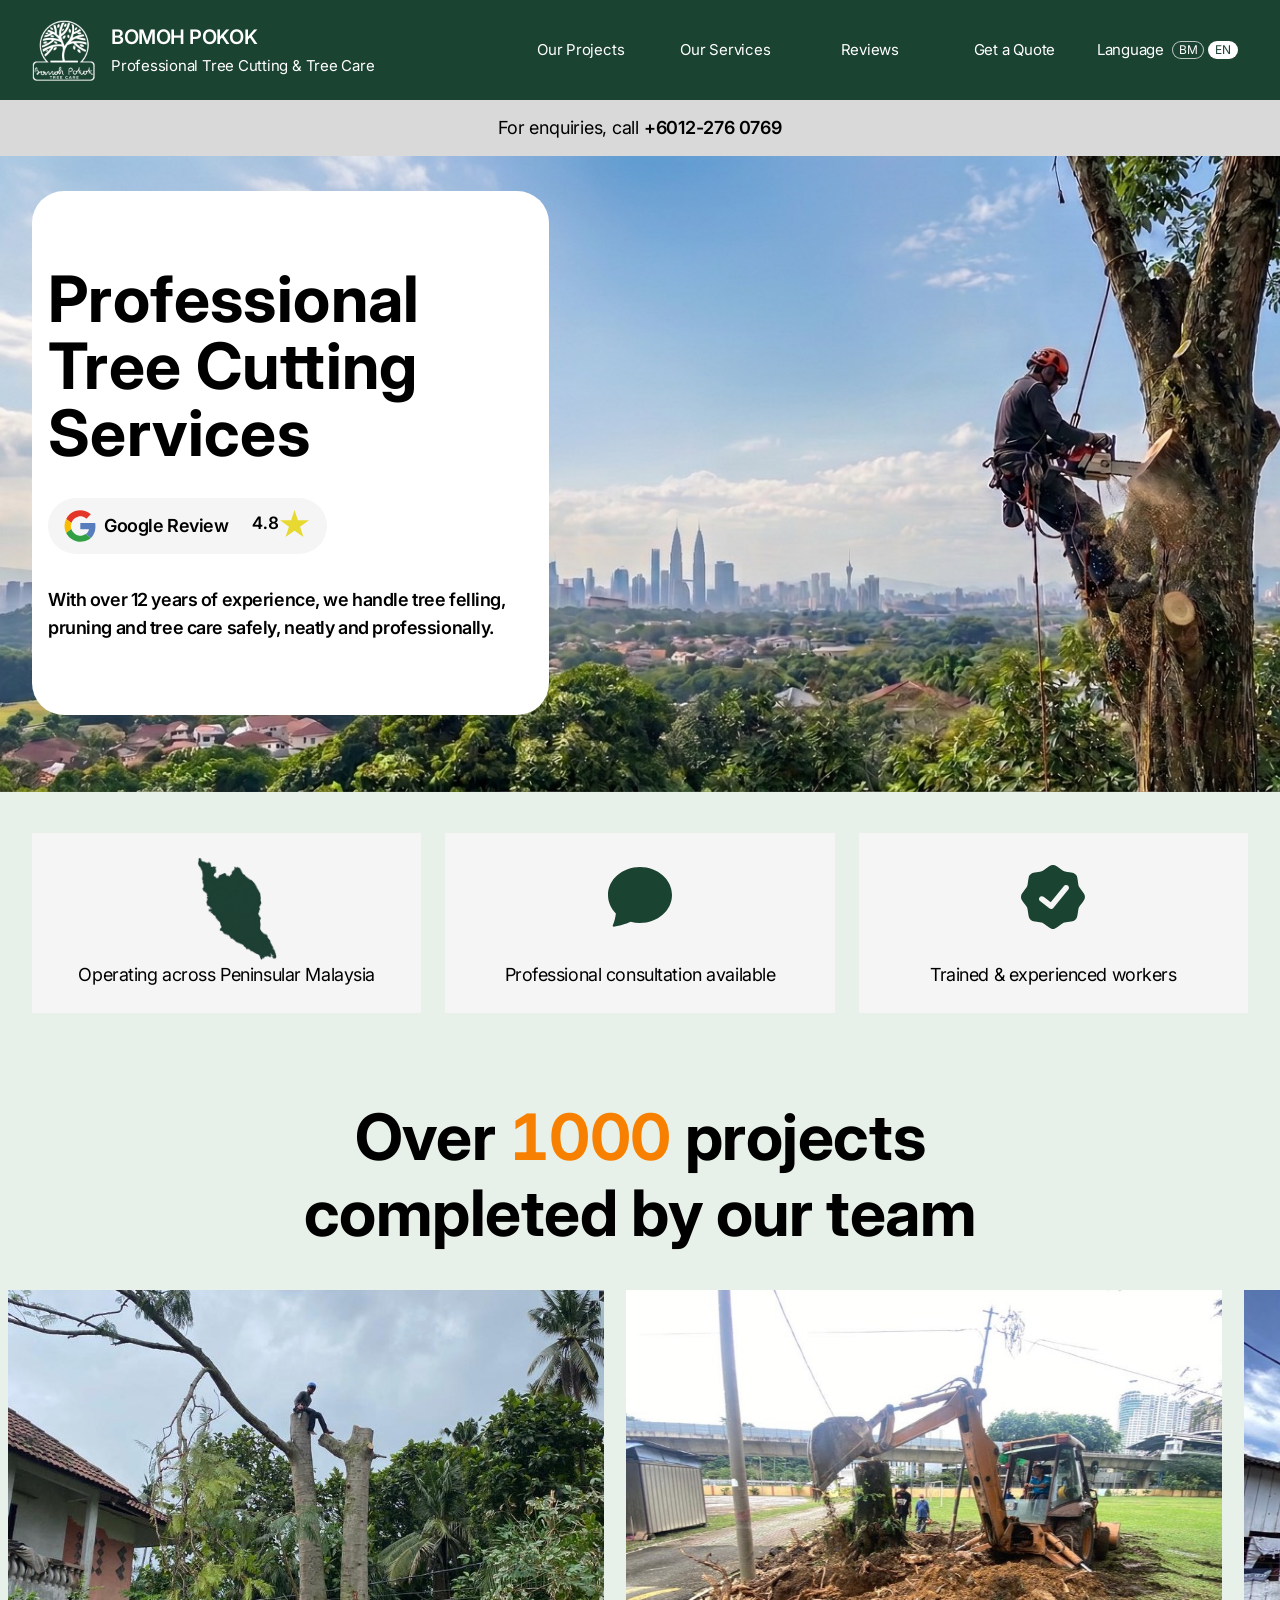
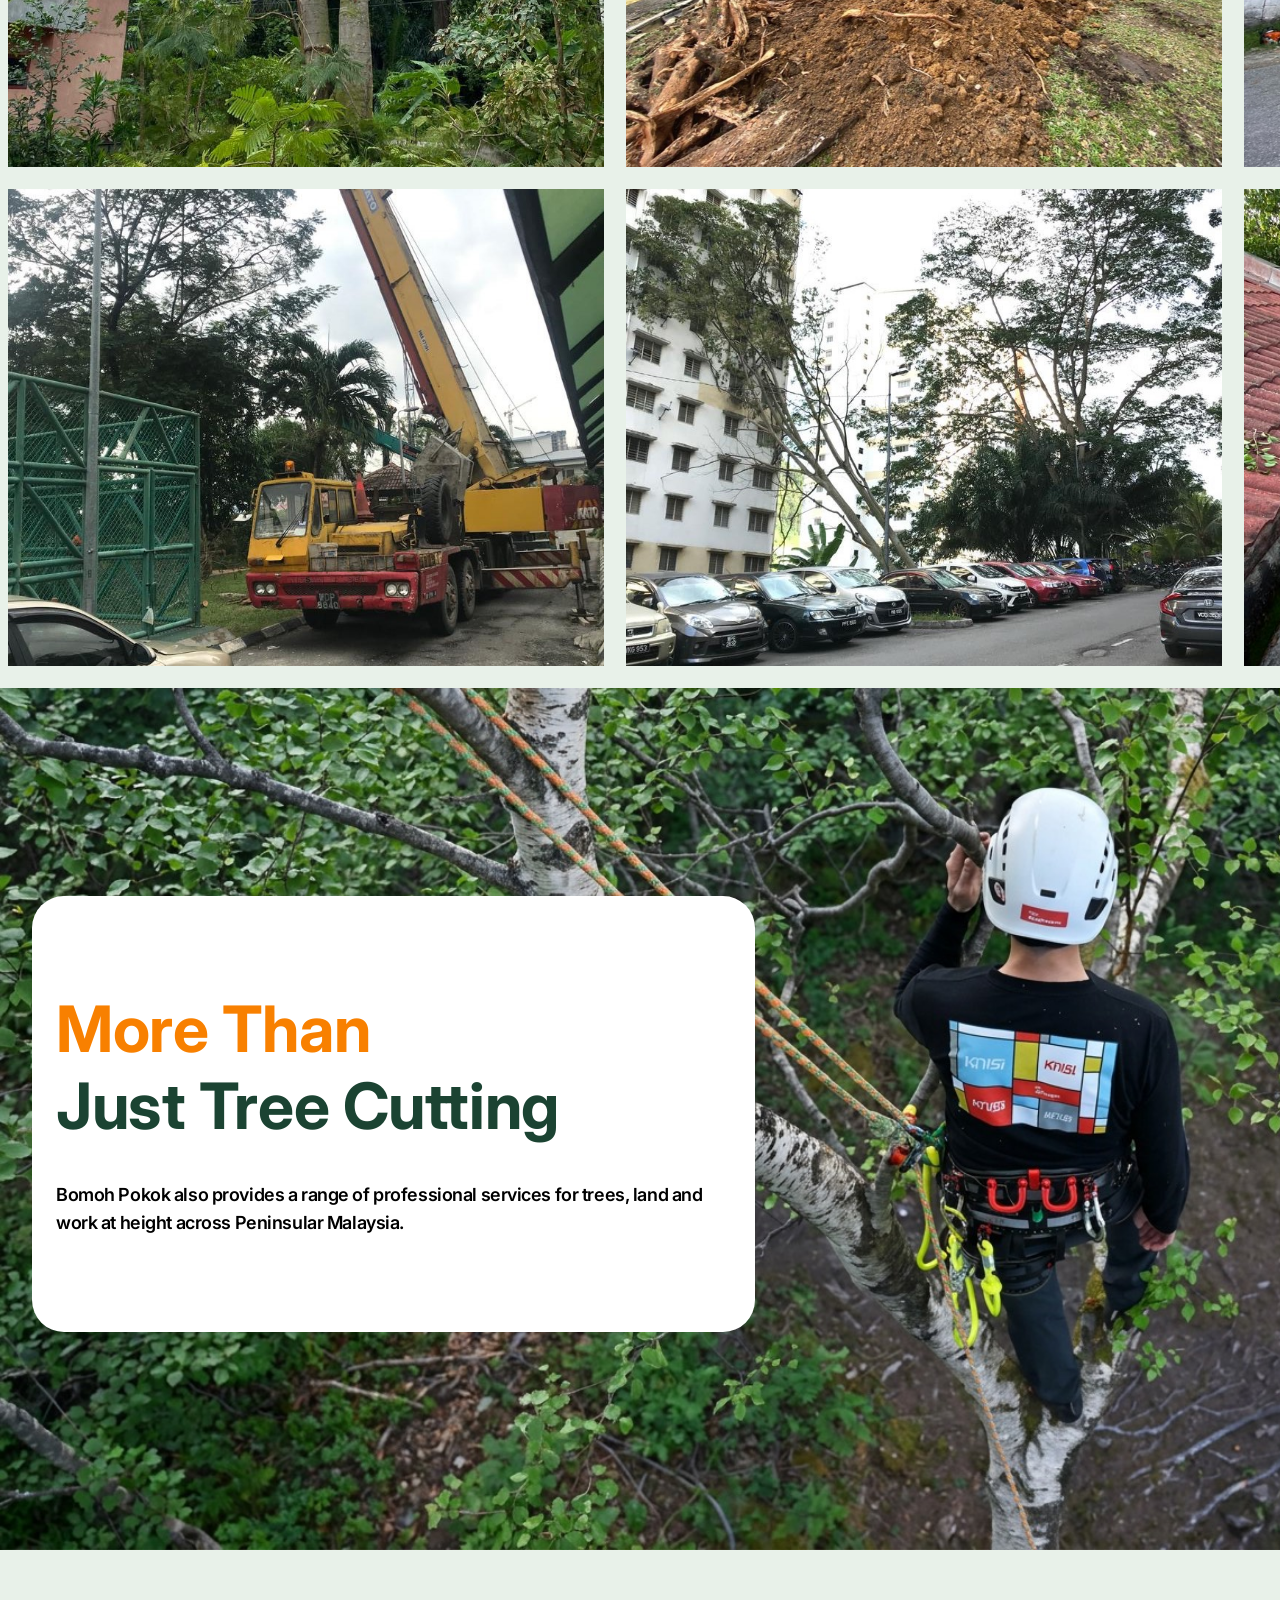
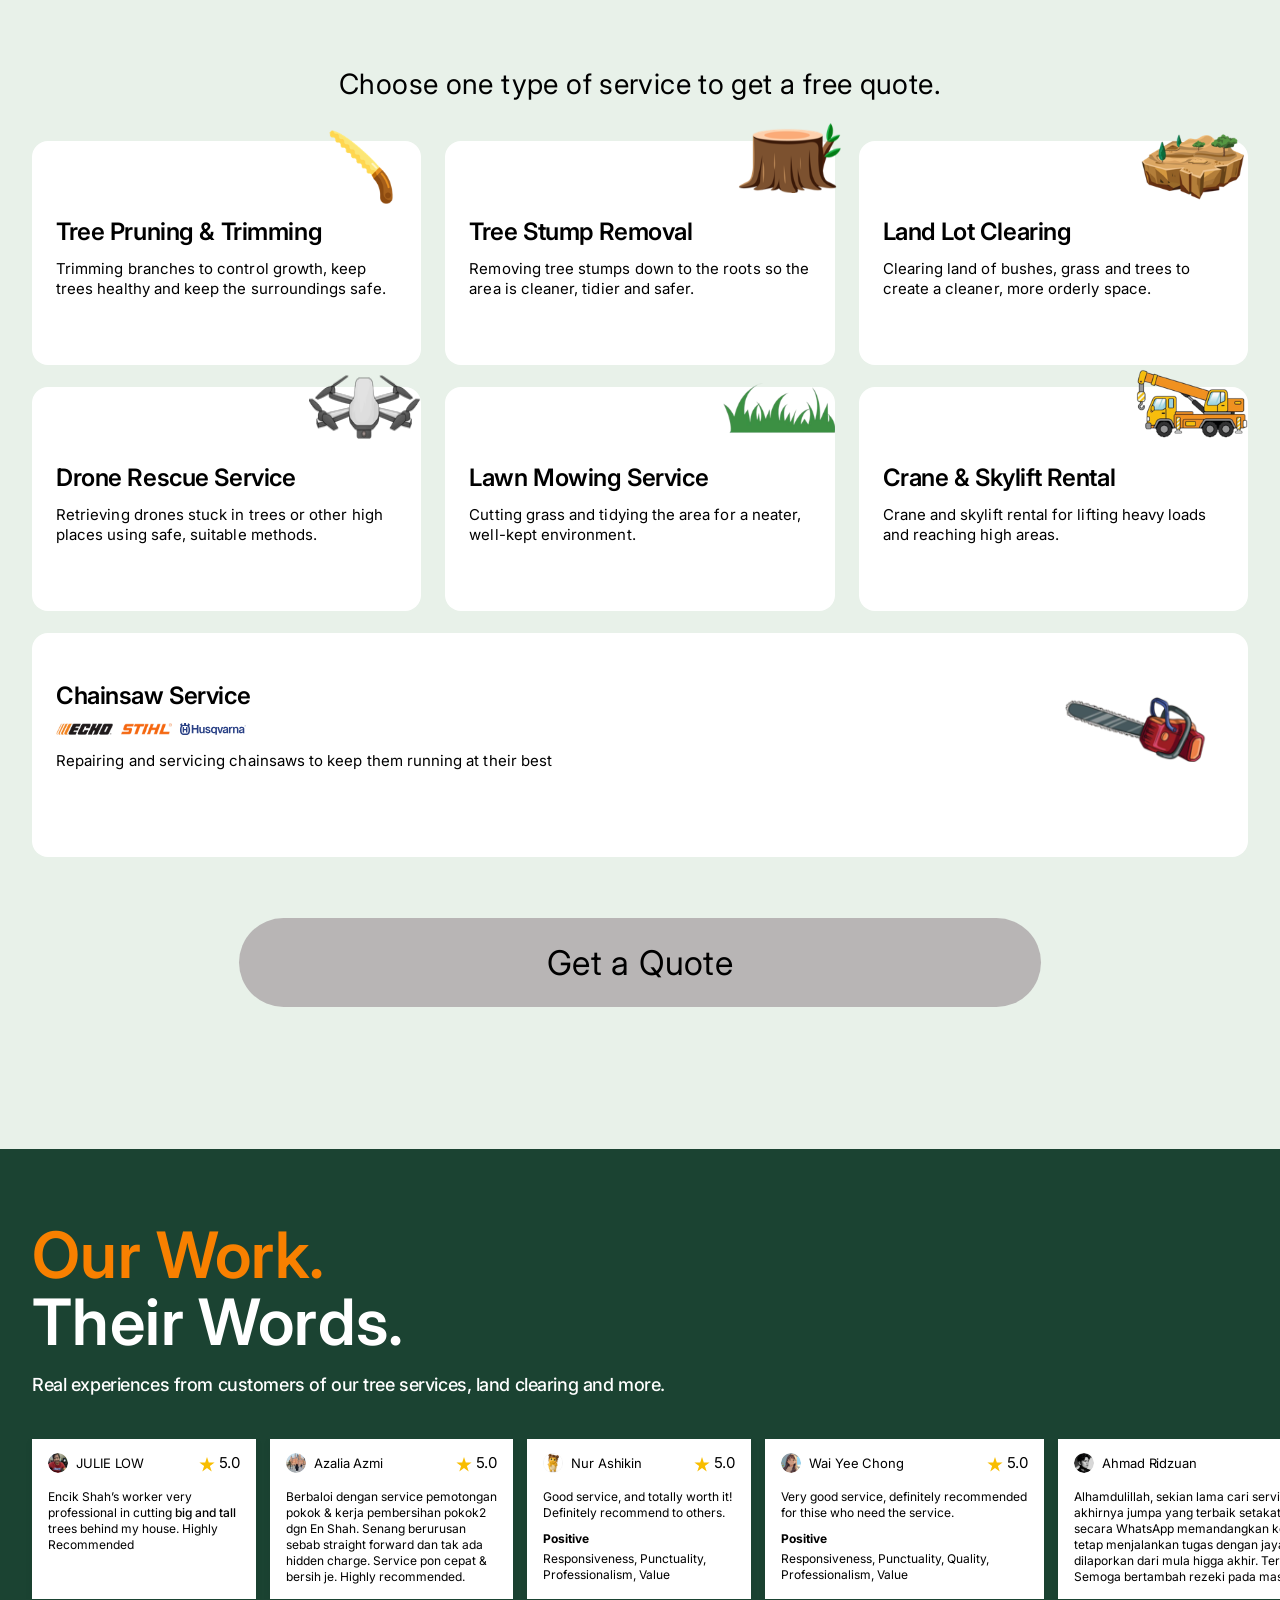
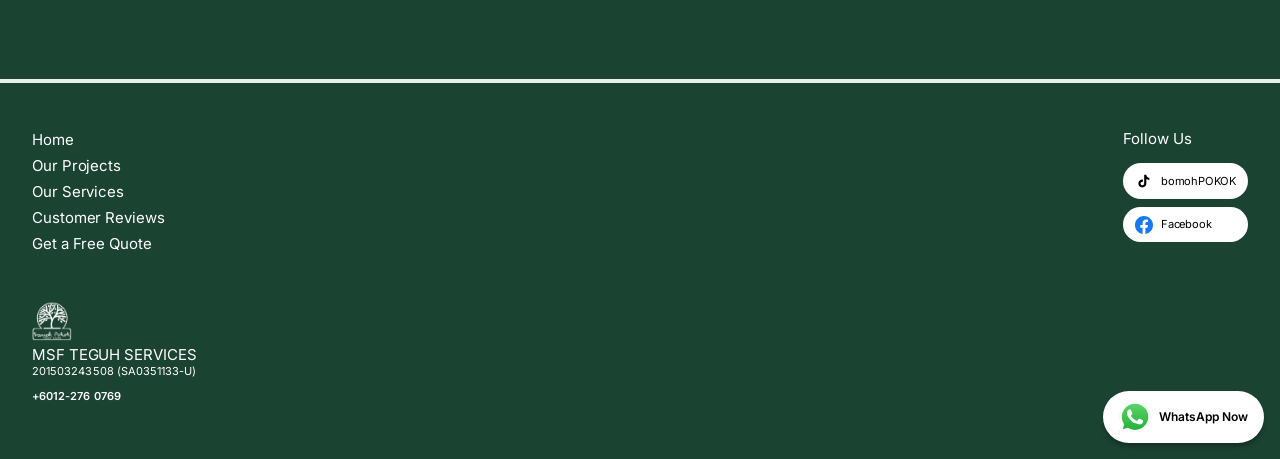
<file: en/index.html>
<!doctype html>
<html lang="en">
<head>
  <meta charset="utf-8" />
  <meta name="viewport" content="width=device-width, initial-scale=1, viewport-fit=cover" />
  <title>Bomoh Pokok — Tree Cutting Services in Kuala Lumpur &amp; Selangor</title>
  <meta name="description" content="Professional tree cutting, felling and pruning in Kuala Lumpur and Selangor. Over 12 years of experience and 1000 projects, done safely and neatly." />
  <meta name="theme-color" content="#1b4332" />

  <!-- The site's main address. Update this (and the og:url / og:image / JSON-LD URLs below) when moving to a custom domain. -->
  <link rel="canonical" href="https://bomohpokok.com/en/" />

  <!-- Language versions (Malay is the default) -->
  <link rel="alternate" hreflang="ms" href="https://bomohpokok.com/" />
  <link rel="alternate" hreflang="en" href="https://bomohpokok.com/en/" />
  <link rel="alternate" hreflang="x-default" href="https://bomohpokok.com/" />

  <!-- Icons -->
  <link rel="icon" href="/favicon.ico" sizes="48x48" />
  <link rel="icon" href="../assets/favicon-32.png" type="image/png" sizes="32x32" />
  <link rel="icon" href="../assets/favicon-192.png" type="image/png" sizes="192x192" />
  <link rel="apple-touch-icon" href="../assets/apple-touch-icon.png" />

  <!-- Link previews (WhatsApp, Facebook, Telegram, X) -->
  <meta property="og:type" content="website" />
  <meta property="og:locale" content="en_MY" />
  <meta property="og:locale:alternate" content="ms_MY" />
  <meta property="og:site_name" content="Bomoh Pokok" />
  <meta property="og:title" content="Bomoh Pokok — Tree Cutting Services in Kuala Lumpur &amp; Selangor" />
  <meta property="og:description" content="Over 12 years of experience and 1000 projects. Safe, tidy and professional tree cutting, felling and pruning in Kuala Lumpur and Selangor." />
  <meta property="og:url" content="https://bomohpokok.com/en/" />
  <meta property="og:image" content="https://bomohpokok.com/assets/share.jpg" />
  <meta property="og:image:width" content="941" />
  <meta property="og:image:height" content="493" />
  <meta property="og:image:alt" content="Bomoh Pokok worker cutting a tree branch with a chainsaw while wearing a safety harness" />
  <meta name="twitter:card" content="summary_large_image" />

  <!-- Business details for search engines -->
  <script type="application/ld+json">
  {
    "@context": "https://schema.org",
    "@type": "LocalBusiness",
    "@id": "https://bomohpokok.com/#business",
    "name": "Bomoh Pokok",
    "legalName": "MSF TEGUH SERVICES",
    "telephone": "+60122760769",
    "description": "Professional tree cutting and tree care with over 12 years of experience and more than 1000 projects. Trained, experienced workers and professional consultation available.",
    "url": "https://bomohpokok.com/en/",
    "image": "https://bomohpokok.com/assets/share.jpg",
    "areaServed": [
      { "@type": "AdministrativeArea", "name": "Kuala Lumpur" },
      { "@type": "State", "name": "Selangor" }
    ],
    "sameAs": ["https://maps.app.goo.gl/sbUfZrj76yN1f9YQ7", "https://www.tiktok.com/@shahmanfauzi", "https://www.facebook.com/share/1DrjgwQeW5/?mibextid=wwXIfr"],
    "hasOfferCatalog": {
      "@type": "OfferCatalog",
      "name": "Bomoh Pokok Services",
      "itemListElement": [
        { "@type": "Offer", "itemOffered": { "@type": "Service", "name": "Tree Removal & Felling", "alternateName": "Tebang Pokok" } },
        { "@type": "Offer", "itemOffered": { "@type": "Service", "name": "Tree Pruning & Trimming", "alternateName": "Cantas & Pengurusan Dahan" } },
        { "@type": "Offer", "itemOffered": { "@type": "Service", "name": "Tree Stump Removal", "alternateName": "Pembuangan Tunggul Pokok" } },
        { "@type": "Offer", "itemOffered": { "@type": "Service", "name": "Land Lot Clearing", "alternateName": "Pembersihan Tanah Lot" } },
        { "@type": "Offer", "itemOffered": { "@type": "Service", "name": "Drone Rescue Service", "alternateName": "Servis Menyelamat Dron" } },
        { "@type": "Offer", "itemOffered": { "@type": "Service", "name": "Lawn Mowing Service", "alternateName": "Servis Potong Rumput" } },
        { "@type": "Offer", "itemOffered": { "@type": "Service", "name": "Chainsaw Service", "alternateName": "Servis Chainsaw" } },
        { "@type": "Offer", "itemOffered": { "@type": "Service", "name": "Crane & Skylift Rental", "alternateName": "Sewa Crane & Skylift" } }
      ]
    }
  }
  </script>
  <link rel="preconnect" href="https://fonts.googleapis.com" />
  <link rel="preconnect" href="https://fonts.gstatic.com" crossorigin />
  <link href="https://fonts.googleapis.com/css2?family=Inter:wght@400;500;600;700;800&display=swap" rel="stylesheet" />
  <link rel="stylesheet" href="../styles.css?v=57" />
</head>
<body>
  <header class="site-header" id="top">
    <div class="site-header__inner">
      <a class="brand" href="#top">
        <span class="brand__logo"><img src="../assets/logo.png" width="40" height="40" alt="Bomoh Pokok Tree Care logo" /></span>
        <span class="brand__text">
          <span class="brand__name">BOMOH POKOK</span>
          <span class="brand__tagline">Professional Tree Cutting &amp; Tree Care</span>
        </span>
      </a>
      <nav class="desktop-nav" aria-label="Main navigation">
        <a class="desktop-nav__link" href="#projek">Our Projects</a>
        <a class="desktop-nav__link" href="#servis">Our Services</a>
        <a class="desktop-nav__link" href="#ulasan">Reviews</a>
        <a class="desktop-nav__link" href="#servis">Get a Quote</a>
        <span class="desktop-nav__lang">
          Language
          <span class="desktop-nav__langs">
            <a class="desktop-nav__code desktop-nav__code--link" href="../" hreflang="ms" lang="ms">BM</a>
            <span class="desktop-nav__code" aria-current="true">EN</span>
          </span>
        </span>
      </nav>
      <button class="menu-toggle" type="button" aria-expanded="false" aria-controls="site-menu" aria-label="Open menu" data-label-open="Open menu" data-label-close="Close menu">
        <img class="menu-toggle__open" src="../assets/menu.svg" width="24" height="24" alt="" />
        <img class="menu-toggle__close" src="../assets/close.svg" width="24" height="24" alt="" />
      </button>
    </div>
  </header>

  <!-- Overlay menu opened by the menu button -->
  <div class="menu-backdrop" data-menu-backdrop hidden></div>
  <nav class="site-menu" id="site-menu" aria-label="Main menu" hidden>
    <ul>
      <li><a class="site-menu__item" href="#utama">Home</a></li>
      <li><a class="site-menu__item" href="#projek">Our Projects</a></li>
      <li><a class="site-menu__item" href="#servis">Our Services</a></li>
      <li><a class="site-menu__item" href="#ulasan">Customer Reviews</a></li>
      <li><a class="site-menu__item" href="#servis">Get a Quote</a></li>
      <li>
        <div class="site-menu__item site-menu__item--static">
          Language
          <span class="site-menu__langs">
            <a class="site-menu__lang site-menu__lang--link" href="../" hreflang="ms" lang="ms">BM</a>
            <span class="site-menu__lang" aria-current="true">EN</span>
          </span>
        </div>
      </li>
    </ul>
  </nav>

  <a class="contact-bar" href="tel:+60122760769" aria-label="Call us at +6012-276 0769">
    <span>For enquiries, call <span class="contact-bar__number">+6012-276 0769</span></span>
  </a>

  <main>
    <!-- Hero -->
    <section class="hero" id="utama" aria-labelledby="hero-title">
      <div class="hero__media">
        <picture>
          <source media="(min-width: 640px)" srcset="../assets/hero-desktop.jpg" />
          <img src="../assets/hero.jpg" alt="Bomoh Pokok worker cutting tree branches with a chainsaw while wearing a safety harness" />
        </picture>
      </div>

      <div class="hero__content">
        <div class="hero__intro">
          <div class="hero__heading">
            <h1 class="hero__title" id="hero-title">Professional <br />Tree Cutting <br />Services</h1>

            <a class="review-pill" href="https://maps.app.goo.gl/sbUfZrj76yN1f9YQ7" target="_blank" rel="noopener" aria-label="Google Review rating 4.8 out of 5">
              <span class="review-pill__source">
                <img src="../assets/google.svg" width="24" height="24" alt="" />
                <span>Google Review</span>
              </span>
              <span class="review-pill__rating">
                <span class="review-pill__score" data-count-to="4.8" data-count-from="0.1">4.8</span>
                <span class="review-pill__star"><img src="../assets/star.svg" width="22.82" height="21.71" alt="" /></span>
              </span>
            </a>
          </div>

          <p class="hero__lead">With over 12 years of experience, we handle tree felling, pruning and tree care safely, neatly and professionally.</p>
        </div>

        <ul class="features">
          <li class="feature">
            <span class="feature__icon feature__icon--map"><img src="../assets/feature-semenanjung.png" alt="" /></span>
            <span>Operating across <br />Peninsular Malaysia</span>
          </li>
          <li class="feature">
            <span class="feature__icon"><img src="../assets/feature-consultation.svg" width="40" height="40" alt="" /></span>
            <span>Professional <br />consultation available</span>
          </li>
          <li class="feature">
            <span class="feature__icon"><img src="../assets/feature-certified.svg" width="40" height="40" alt="" /></span>
            <span>Trained &amp; <br />experienced workers</span>
          </li>
        </ul>
      </div>
    </section>

    <!-- Projects -->
    <section class="projects" id="projek" aria-labelledby="projects-title">
      <div class="projects__intro">
        <h2 class="section-title projects__title" id="projects-title">
          Over <span class="text-accent" data-count-to="1000">1000</span> projects <br />completed by our team
        </h2>
        <p class="section-lead">Since 2013</p>
      </div>

      <div class="scroller gallery" data-scroller data-autoscroll tabindex="0" aria-label="Project gallery">
        <div class="gallery__group">
          <div class="gallery__row">
            <img class="gallery__img gallery__img--half" src="../assets/gallery/001.jpg" alt="Bomoh Pokok tree cutting project, photo 1 of 94" loading="lazy" data-src-lg="../assets/gallery/lg/001.jpg" />
            <img class="gallery__img gallery__img--half" src="../assets/gallery/002.jpg" alt="Bomoh Pokok tree cutting project, photo 2 of 94" loading="lazy" data-src-lg="../assets/gallery/lg/002.jpg" />
          </div>
          <img class="gallery__img gallery__img--wide" src="../assets/gallery/003.jpg" alt="Bomoh Pokok tree cutting project, photo 3 of 94" loading="lazy" data-src-lg="../assets/gallery/lg/003.jpg" />
        </div>

        <div class="gallery__group">
          <img class="gallery__img gallery__img--tall" src="../assets/gallery/004.jpg" alt="Bomoh Pokok tree cutting project, photo 4 of 94" loading="lazy" data-src-lg="../assets/gallery/lg/004.jpg" />
        </div>

        <div class="gallery__group">
          <img class="gallery__img gallery__img--wide" src="../assets/gallery/005.jpg" alt="Bomoh Pokok tree cutting project, photo 5 of 94" loading="lazy" data-src-lg="../assets/gallery/lg/005.jpg" />
          <div class="gallery__row">
            <img class="gallery__img gallery__img--half" src="../assets/gallery/006.jpg" alt="Bomoh Pokok tree cutting project, photo 6 of 94" loading="lazy" data-src-lg="../assets/gallery/lg/006.jpg" />
            <img class="gallery__img gallery__img--half" src="../assets/gallery/007.jpg" alt="Bomoh Pokok tree cutting project, photo 7 of 94" loading="lazy" data-src-lg="../assets/gallery/lg/007.jpg" />
          </div>
        </div>

        <div class="gallery__group">
          <img class="gallery__img gallery__img--wide" data-src="../assets/gallery/008.jpg" alt="Bomoh Pokok tree cutting project, photo 8 of 94" data-src-lg="../assets/gallery/lg/008.jpg" />
          <img class="gallery__img gallery__img--wide" data-src="../assets/gallery/009.jpg" alt="Bomoh Pokok tree cutting project, photo 9 of 94" data-src-lg="../assets/gallery/lg/009.jpg" />
        </div>

        <div class="gallery__group">
          <div class="gallery__row">
            <img class="gallery__img gallery__img--half" data-src="../assets/gallery/010.jpg" alt="Bomoh Pokok tree cutting project, photo 10 of 94" data-src-lg="../assets/gallery/lg/010.jpg" />
            <img class="gallery__img gallery__img--half" data-src="../assets/gallery/011.jpg" alt="Bomoh Pokok tree cutting project, photo 11 of 94" data-src-lg="../assets/gallery/lg/011.jpg" />
          </div>
          <img class="gallery__img gallery__img--wide" data-src="../assets/gallery/012.jpg" alt="Bomoh Pokok tree cutting project, photo 12 of 94" data-src-lg="../assets/gallery/lg/012.jpg" />
        </div>

        <div class="gallery__group">
          <img class="gallery__img gallery__img--tall" data-src="../assets/gallery/013.jpg" alt="Bomoh Pokok tree cutting project, photo 13 of 94" data-src-lg="../assets/gallery/lg/013.jpg" />
        </div>

        <div class="gallery__group">
          <img class="gallery__img gallery__img--wide" data-src="../assets/gallery/014.jpg" alt="Bomoh Pokok tree cutting project, photo 14 of 94" data-src-lg="../assets/gallery/lg/014.jpg" />
          <div class="gallery__row">
            <img class="gallery__img gallery__img--half" data-src="../assets/gallery/015.jpg" alt="Bomoh Pokok tree cutting project, photo 15 of 94" data-src-lg="../assets/gallery/lg/015.jpg" />
            <img class="gallery__img gallery__img--half" data-src="../assets/gallery/016.jpg" alt="Bomoh Pokok tree cutting project, photo 16 of 94" data-src-lg="../assets/gallery/lg/016.jpg" />
          </div>
        </div>

        <div class="gallery__group">
          <img class="gallery__img gallery__img--wide" data-src="../assets/gallery/017.jpg" alt="Bomoh Pokok tree cutting project, photo 17 of 94" data-src-lg="../assets/gallery/lg/017.jpg" />
          <img class="gallery__img gallery__img--wide" data-src="../assets/gallery/018.jpg" alt="Bomoh Pokok tree cutting project, photo 18 of 94" data-src-lg="../assets/gallery/lg/018.jpg" />
        </div>

        <div class="gallery__group">
          <div class="gallery__row">
            <img class="gallery__img gallery__img--half" data-src="../assets/gallery/019.jpg" alt="Bomoh Pokok tree cutting project, photo 19 of 94" data-src-lg="../assets/gallery/lg/019.jpg" />
            <img class="gallery__img gallery__img--half" data-src="../assets/gallery/020.jpg" alt="Bomoh Pokok tree cutting project, photo 20 of 94" data-src-lg="../assets/gallery/lg/020.jpg" />
          </div>
          <img class="gallery__img gallery__img--wide" data-src="../assets/gallery/021.jpg" alt="Bomoh Pokok tree cutting project, photo 21 of 94" data-src-lg="../assets/gallery/lg/021.jpg" />
        </div>

        <div class="gallery__group">
          <img class="gallery__img gallery__img--tall" data-src="../assets/gallery/022.jpg" alt="Bomoh Pokok tree cutting project, photo 22 of 94" data-src-lg="../assets/gallery/lg/022.jpg" />
        </div>

        <div class="gallery__group">
          <img class="gallery__img gallery__img--wide" data-src="../assets/gallery/023.jpg" alt="Bomoh Pokok tree cutting project, photo 23 of 94" data-src-lg="../assets/gallery/lg/023.jpg" />
          <div class="gallery__row">
            <img class="gallery__img gallery__img--half" data-src="../assets/gallery/024.jpg" alt="Bomoh Pokok tree cutting project, photo 24 of 94" data-src-lg="../assets/gallery/lg/024.jpg" />
            <img class="gallery__img gallery__img--half" data-src="../assets/gallery/025.jpg" alt="Bomoh Pokok tree cutting project, photo 25 of 94" data-src-lg="../assets/gallery/lg/025.jpg" />
          </div>
        </div>

        <div class="gallery__group">
          <img class="gallery__img gallery__img--wide" data-src="../assets/gallery/026.jpg" alt="Bomoh Pokok tree cutting project, photo 26 of 94" data-src-lg="../assets/gallery/lg/026.jpg" />
          <img class="gallery__img gallery__img--wide" data-src="../assets/gallery/027.jpg" alt="Bomoh Pokok tree cutting project, photo 27 of 94" data-src-lg="../assets/gallery/lg/027.jpg" />
        </div>

        <div class="gallery__group">
          <div class="gallery__row">
            <img class="gallery__img gallery__img--half" data-src="../assets/gallery/028.jpg" alt="Bomoh Pokok tree cutting project, photo 28 of 94" data-src-lg="../assets/gallery/lg/028.jpg" />
            <img class="gallery__img gallery__img--half" data-src="../assets/gallery/029.jpg" alt="Bomoh Pokok tree cutting project, photo 29 of 94" data-src-lg="../assets/gallery/lg/029.jpg" />
          </div>
          <img class="gallery__img gallery__img--wide" data-src="../assets/gallery/030.jpg" alt="Bomoh Pokok tree cutting project, photo 30 of 94" data-src-lg="../assets/gallery/lg/030.jpg" />
        </div>

        <div class="gallery__group">
          <img class="gallery__img gallery__img--tall" data-src="../assets/gallery/031.jpg" alt="Bomoh Pokok tree cutting project, photo 31 of 94" data-src-lg="../assets/gallery/lg/031.jpg" />
        </div>

        <div class="gallery__group">
          <img class="gallery__img gallery__img--wide" data-src="../assets/gallery/032.jpg" alt="Bomoh Pokok tree cutting project, photo 32 of 94" data-src-lg="../assets/gallery/lg/032.jpg" />
          <div class="gallery__row">
            <img class="gallery__img gallery__img--half" data-src="../assets/gallery/033.jpg" alt="Bomoh Pokok tree cutting project, photo 33 of 94" data-src-lg="../assets/gallery/lg/033.jpg" />
            <img class="gallery__img gallery__img--half" data-src="../assets/gallery/034.jpg" alt="Bomoh Pokok tree cutting project, photo 34 of 94" data-src-lg="../assets/gallery/lg/034.jpg" />
          </div>
        </div>

        <div class="gallery__group">
          <img class="gallery__img gallery__img--wide" data-src="../assets/gallery/035.jpg" alt="Bomoh Pokok tree cutting project, photo 35 of 94" data-src-lg="../assets/gallery/lg/035.jpg" />
          <img class="gallery__img gallery__img--wide" data-src="../assets/gallery/036.jpg" alt="Bomoh Pokok tree cutting project, photo 36 of 94" data-src-lg="../assets/gallery/lg/036.jpg" />
        </div>

        <div class="gallery__group">
          <div class="gallery__row">
            <img class="gallery__img gallery__img--half" data-src="../assets/gallery/037.jpg" alt="Bomoh Pokok tree cutting project, photo 37 of 94" data-src-lg="../assets/gallery/lg/037.jpg" />
            <img class="gallery__img gallery__img--half" data-src="../assets/gallery/038.jpg" alt="Bomoh Pokok tree cutting project, photo 38 of 94" data-src-lg="../assets/gallery/lg/038.jpg" />
          </div>
          <img class="gallery__img gallery__img--wide" data-src="../assets/gallery/039.jpg" alt="Bomoh Pokok tree cutting project, photo 39 of 94" data-src-lg="../assets/gallery/lg/039.jpg" />
        </div>

        <div class="gallery__group">
          <img class="gallery__img gallery__img--tall" data-src="../assets/gallery/040.jpg" alt="Bomoh Pokok tree cutting project, photo 40 of 94" data-src-lg="../assets/gallery/lg/040.jpg" />
        </div>

        <div class="gallery__group">
          <img class="gallery__img gallery__img--wide" data-src="../assets/gallery/041.jpg" alt="Bomoh Pokok tree cutting project, photo 41 of 94" data-src-lg="../assets/gallery/lg/041.jpg" />
          <div class="gallery__row">
            <img class="gallery__img gallery__img--half" data-src="../assets/gallery/042.jpg" alt="Bomoh Pokok tree cutting project, photo 42 of 94" data-src-lg="../assets/gallery/lg/042.jpg" />
            <img class="gallery__img gallery__img--half" data-src="../assets/gallery/043.jpg" alt="Bomoh Pokok tree cutting project, photo 43 of 94" data-src-lg="../assets/gallery/lg/043.jpg" />
          </div>
        </div>

        <div class="gallery__group">
          <img class="gallery__img gallery__img--wide" data-src="../assets/gallery/044.jpg" alt="Bomoh Pokok tree cutting project, photo 44 of 94" data-src-lg="../assets/gallery/lg/044.jpg" />
          <img class="gallery__img gallery__img--wide" data-src="../assets/gallery/045.jpg" alt="Bomoh Pokok tree cutting project, photo 45 of 94" data-src-lg="../assets/gallery/lg/045.jpg" />
        </div>

        <div class="gallery__group">
          <div class="gallery__row">
            <img class="gallery__img gallery__img--half" data-src="../assets/gallery/046.jpg" alt="Bomoh Pokok tree cutting project, photo 46 of 94" data-src-lg="../assets/gallery/lg/046.jpg" />
            <img class="gallery__img gallery__img--half" data-src="../assets/gallery/047.jpg" alt="Bomoh Pokok tree cutting project, photo 47 of 94" data-src-lg="../assets/gallery/lg/047.jpg" />
          </div>
          <img class="gallery__img gallery__img--wide" data-src="../assets/gallery/048.jpg" alt="Bomoh Pokok tree cutting project, photo 48 of 94" data-src-lg="../assets/gallery/lg/048.jpg" />
        </div>

        <div class="gallery__group">
          <img class="gallery__img gallery__img--tall" data-src="../assets/gallery/049.jpg" alt="Bomoh Pokok tree cutting project, photo 49 of 94" data-src-lg="../assets/gallery/lg/049.jpg" />
        </div>

        <div class="gallery__group">
          <img class="gallery__img gallery__img--wide" data-src="../assets/gallery/050.jpg" alt="Bomoh Pokok tree cutting project, photo 50 of 94" data-src-lg="../assets/gallery/lg/050.jpg" />
          <div class="gallery__row">
            <img class="gallery__img gallery__img--half" data-src="../assets/gallery/051.jpg" alt="Bomoh Pokok tree cutting project, photo 51 of 94" data-src-lg="../assets/gallery/lg/051.jpg" />
            <img class="gallery__img gallery__img--half" data-src="../assets/gallery/052.jpg" alt="Bomoh Pokok tree cutting project, photo 52 of 94" data-src-lg="../assets/gallery/lg/052.jpg" />
          </div>
        </div>

        <div class="gallery__group">
          <img class="gallery__img gallery__img--wide" data-src="../assets/gallery/053.jpg" alt="Bomoh Pokok tree cutting project, photo 53 of 94" data-src-lg="../assets/gallery/lg/053.jpg" />
          <img class="gallery__img gallery__img--wide" data-src="../assets/gallery/054.jpg" alt="Bomoh Pokok tree cutting project, photo 54 of 94" data-src-lg="../assets/gallery/lg/054.jpg" />
        </div>

        <div class="gallery__group">
          <div class="gallery__row">
            <img class="gallery__img gallery__img--half" data-src="../assets/gallery/055.jpg" alt="Bomoh Pokok tree cutting project, photo 55 of 94" data-src-lg="../assets/gallery/lg/055.jpg" />
            <img class="gallery__img gallery__img--half" data-src="../assets/gallery/056.jpg" alt="Bomoh Pokok tree cutting project, photo 56 of 94" data-src-lg="../assets/gallery/lg/056.jpg" />
          </div>
          <img class="gallery__img gallery__img--wide" data-src="../assets/gallery/057.jpg" alt="Bomoh Pokok tree cutting project, photo 57 of 94" data-src-lg="../assets/gallery/lg/057.jpg" />
        </div>

        <div class="gallery__group">
          <img class="gallery__img gallery__img--tall" data-src="../assets/gallery/058.jpg" alt="Bomoh Pokok tree cutting project, photo 58 of 94" data-src-lg="../assets/gallery/lg/058.jpg" />
        </div>

        <div class="gallery__group">
          <img class="gallery__img gallery__img--wide" data-src="../assets/gallery/059.jpg" alt="Bomoh Pokok tree cutting project, photo 59 of 94" data-src-lg="../assets/gallery/lg/059.jpg" />
          <div class="gallery__row">
            <img class="gallery__img gallery__img--half" data-src="../assets/gallery/060.jpg" alt="Bomoh Pokok tree cutting project, photo 60 of 94" data-src-lg="../assets/gallery/lg/060.jpg" />
            <img class="gallery__img gallery__img--half" data-src="../assets/gallery/061.jpg" alt="Bomoh Pokok tree cutting project, photo 61 of 94" data-src-lg="../assets/gallery/lg/061.jpg" />
          </div>
        </div>

        <div class="gallery__group">
          <img class="gallery__img gallery__img--wide" data-src="../assets/gallery/062.jpg" alt="Bomoh Pokok tree cutting project, photo 62 of 94" data-src-lg="../assets/gallery/lg/062.jpg" />
          <img class="gallery__img gallery__img--wide" data-src="../assets/gallery/063.jpg" alt="Bomoh Pokok tree cutting project, photo 63 of 94" data-src-lg="../assets/gallery/lg/063.jpg" />
        </div>

        <div class="gallery__group">
          <div class="gallery__row">
            <img class="gallery__img gallery__img--half" data-src="../assets/gallery/064.jpg" alt="Bomoh Pokok tree cutting project, photo 64 of 94" data-src-lg="../assets/gallery/lg/064.jpg" />
            <img class="gallery__img gallery__img--half" data-src="../assets/gallery/065.jpg" alt="Bomoh Pokok tree cutting project, photo 65 of 94" data-src-lg="../assets/gallery/lg/065.jpg" />
          </div>
          <img class="gallery__img gallery__img--wide" data-src="../assets/gallery/066.jpg" alt="Bomoh Pokok tree cutting project, photo 66 of 94" data-src-lg="../assets/gallery/lg/066.jpg" />
        </div>

        <div class="gallery__group">
          <img class="gallery__img gallery__img--tall" data-src="../assets/gallery/067.jpg" alt="Bomoh Pokok tree cutting project, photo 67 of 94" data-src-lg="../assets/gallery/lg/067.jpg" />
        </div>

        <div class="gallery__group">
          <img class="gallery__img gallery__img--wide" data-src="../assets/gallery/068.jpg" alt="Bomoh Pokok tree cutting project, photo 68 of 94" data-src-lg="../assets/gallery/lg/068.jpg" />
          <div class="gallery__row">
            <img class="gallery__img gallery__img--half" data-src="../assets/gallery/069.jpg" alt="Bomoh Pokok tree cutting project, photo 69 of 94" data-src-lg="../assets/gallery/lg/069.jpg" />
            <img class="gallery__img gallery__img--half" data-src="../assets/gallery/070.jpg" alt="Bomoh Pokok tree cutting project, photo 70 of 94" data-src-lg="../assets/gallery/lg/070.jpg" />
          </div>
        </div>

        <div class="gallery__group">
          <img class="gallery__img gallery__img--wide" data-src="../assets/gallery/071.jpg" alt="Bomoh Pokok tree cutting project, photo 71 of 94" data-src-lg="../assets/gallery/lg/071.jpg" />
          <img class="gallery__img gallery__img--wide" data-src="../assets/gallery/072.jpg" alt="Bomoh Pokok tree cutting project, photo 72 of 94" data-src-lg="../assets/gallery/lg/072.jpg" />
        </div>

        <div class="gallery__group">
          <div class="gallery__row">
            <img class="gallery__img gallery__img--half" data-src="../assets/gallery/073.jpg" alt="Bomoh Pokok tree cutting project, photo 73 of 94" data-src-lg="../assets/gallery/lg/073.jpg" />
            <img class="gallery__img gallery__img--half" data-src="../assets/gallery/074.jpg" alt="Bomoh Pokok tree cutting project, photo 74 of 94" data-src-lg="../assets/gallery/lg/074.jpg" />
          </div>
          <img class="gallery__img gallery__img--wide" data-src="../assets/gallery/075.jpg" alt="Bomoh Pokok tree cutting project, photo 75 of 94" data-src-lg="../assets/gallery/lg/075.jpg" />
        </div>

        <div class="gallery__group">
          <img class="gallery__img gallery__img--tall" data-src="../assets/gallery/076.jpg" alt="Bomoh Pokok tree cutting project, photo 76 of 94" data-src-lg="../assets/gallery/lg/076.jpg" />
        </div>

        <div class="gallery__group">
          <img class="gallery__img gallery__img--wide" data-src="../assets/gallery/077.jpg" alt="Bomoh Pokok tree cutting project, photo 77 of 94" data-src-lg="../assets/gallery/lg/077.jpg" />
          <div class="gallery__row">
            <img class="gallery__img gallery__img--half" data-src="../assets/gallery/078.jpg" alt="Bomoh Pokok tree cutting project, photo 78 of 94" data-src-lg="../assets/gallery/lg/078.jpg" />
            <img class="gallery__img gallery__img--half" data-src="../assets/gallery/079.jpg" alt="Bomoh Pokok tree cutting project, photo 79 of 94" data-src-lg="../assets/gallery/lg/079.jpg" />
          </div>
        </div>

        <div class="gallery__group">
          <img class="gallery__img gallery__img--wide" data-src="../assets/gallery/080.jpg" alt="Bomoh Pokok tree cutting project, photo 80 of 94" data-src-lg="../assets/gallery/lg/080.jpg" />
          <img class="gallery__img gallery__img--wide" data-src="../assets/gallery/081.jpg" alt="Bomoh Pokok tree cutting project, photo 81 of 94" data-src-lg="../assets/gallery/lg/081.jpg" />
        </div>

        <div class="gallery__group">
          <div class="gallery__row">
            <img class="gallery__img gallery__img--half" data-src="../assets/gallery/082.jpg" alt="Bomoh Pokok tree cutting project, photo 82 of 94" data-src-lg="../assets/gallery/lg/082.jpg" />
            <img class="gallery__img gallery__img--half" data-src="../assets/gallery/083.jpg" alt="Bomoh Pokok tree cutting project, photo 83 of 94" data-src-lg="../assets/gallery/lg/083.jpg" />
          </div>
          <img class="gallery__img gallery__img--wide" data-src="../assets/gallery/084.jpg" alt="Bomoh Pokok tree cutting project, photo 84 of 94" data-src-lg="../assets/gallery/lg/084.jpg" />
        </div>

        <div class="gallery__group">
          <img class="gallery__img gallery__img--wide" data-src="../assets/gallery/085.jpg" alt="Bomoh Pokok tree cutting project, photo 85 of 94" data-src-lg="../assets/gallery/lg/085.jpg" />
          <div class="gallery__row">
            <img class="gallery__img gallery__img--half" data-src="../assets/gallery/086.jpg" alt="Bomoh Pokok tree cutting project, photo 86 of 94" data-src-lg="../assets/gallery/lg/086.jpg" />
            <img class="gallery__img gallery__img--half" data-src="../assets/gallery/087.jpg" alt="Bomoh Pokok tree cutting project, photo 87 of 94" data-src-lg="../assets/gallery/lg/087.jpg" />
          </div>
        </div>

        <div class="gallery__group">
          <img class="gallery__img gallery__img--wide" data-src="../assets/gallery/088.jpg" alt="Bomoh Pokok tree cutting project, photo 88 of 94" data-src-lg="../assets/gallery/lg/088.jpg" />
          <img class="gallery__img gallery__img--wide" data-src="../assets/gallery/089.jpg" alt="Bomoh Pokok tree cutting project, photo 89 of 94" data-src-lg="../assets/gallery/lg/089.jpg" />
        </div>

        <div class="gallery__group">
          <img class="gallery__img gallery__img--wide" data-src="../assets/gallery/090.jpg" alt="Bomoh Pokok tree cutting project, photo 90 of 94" data-src-lg="../assets/gallery/lg/090.jpg" />
          <div class="gallery__row">
            <img class="gallery__img gallery__img--half" data-src="../assets/gallery/091.jpg" alt="Bomoh Pokok tree cutting project, photo 91 of 94" data-src-lg="../assets/gallery/lg/091.jpg" />
            <img class="gallery__img gallery__img--half" data-src="../assets/gallery/092.jpg" alt="Bomoh Pokok tree cutting project, photo 92 of 94" data-src-lg="../assets/gallery/lg/092.jpg" />
          </div>
        </div>

        <div class="gallery__group">
          <img class="gallery__img gallery__img--wide" data-src="../assets/gallery/093.jpg" alt="Bomoh Pokok tree cutting project, photo 93 of 94" data-src-lg="../assets/gallery/lg/093.jpg" />
          <img class="gallery__img gallery__img--wide" data-src="../assets/gallery/094.jpg" alt="Bomoh Pokok tree cutting project, photo 94 of 94" data-src-lg="../assets/gallery/lg/094.jpg" />
        </div>
      </div>
    </section>

    <!-- Services -->
    <section class="services" id="servis" aria-labelledby="services-title">
      <picture>
        <source media="(min-width: 640px)" srcset="../assets/services-banner-desktop.jpg" />
        <img class="services__banner" src="../assets/services-bg.jpg" width="640" height="800" alt="Bomoh Pokok worker climbing a tree wearing a helmet and safety harness" loading="lazy" />
      </picture>

      <div class="services__body">
        <div class="services__intro">
          <h2 class="section-title services__title" id="services-title"><span class="text-accent">More Than</span> <br />Just Tree Cutting</h2>
          <p class="services__text">Bomoh Pokok also provides a range of professional services for trees, land and work at height across Peninsular Malaysia.</p>
        </div>

        <p class="services__hint">Choose one type of service to get <br />a free quote.</p>

        <fieldset class="services__picker">
          <legend class="visually-hidden">Choose a service</legend>
          <ul class="services__grid">
            <li>
              <label class="service-tile">
                <input class="service-tile__input" type="radio" name="service" value="Tree Pruning &amp; Trimming" />
                <span class="service-tile__art service-tile__art--cantas" aria-hidden="true"><img src="../assets/services/cantas.png" alt="" loading="lazy" /></span>
                <span class="service-tile__name">Tree Pruning <br />&amp; Trimming</span>
                <span class="service-tile__desc">Trimming branches to control growth, keep trees healthy and keep the surroundings safe.</span>
              </label>
            </li>
            <li>
              <label class="service-tile">
                <input class="service-tile__input" type="radio" name="service" value="Tree Stump Removal" />
                <span class="service-tile__art service-tile__art--tunggul" aria-hidden="true"><img src="../assets/services/tunggul.png" alt="" loading="lazy" /></span>
                <span class="service-tile__name">Tree Stump <br />Removal</span>
                <span class="service-tile__desc">Removing tree stumps down to the roots so the area is cleaner, tidier and safer.</span>
              </label>
            </li>
            <li>
              <label class="service-tile">
                <input class="service-tile__input" type="radio" name="service" value="Land Lot Clearing" />
                <span class="service-tile__art service-tile__art--tanah" aria-hidden="true"><img src="../assets/services/tanah.png" alt="" loading="lazy" /></span>
                <span class="service-tile__name">Land Lot <br />Clearing</span>
                <span class="service-tile__desc">Clearing land of bushes, grass and trees to create a cleaner, more orderly space.</span>
              </label>
            </li>
            <li>
              <label class="service-tile">
                <input class="service-tile__input" type="radio" name="service" value="Drone Rescue Service" />
                <span class="service-tile__art service-tile__art--dron" aria-hidden="true"><img src="../assets/services/dron.png" alt="" loading="lazy" /></span>
                <span class="service-tile__name">Drone Rescue <br />Service</span>
                <span class="service-tile__desc">Retrieving drones stuck in trees or other high places using safe, suitable methods.</span>
              </label>
            </li>
            <li>
              <label class="service-tile">
                <input class="service-tile__input" type="radio" name="service" value="Lawn Mowing Service" />
                <span class="service-tile__art service-tile__art--rumput" aria-hidden="true"><img src="../assets/services/rumput.png" alt="" loading="lazy" /></span>
                <span class="service-tile__name">Lawn Mowing <br />Service</span>
                <span class="service-tile__desc">Cutting grass and tidying the area for a neater, well-kept environment.</span>
              </label>
            </li>
            <li>
              <label class="service-tile">
                <input class="service-tile__input" type="radio" name="service" value="Crane &amp; Skylift Rental" />
                <span class="service-tile__art service-tile__art--crane" aria-hidden="true"><img src="../assets/services/crane.png" alt="" loading="lazy" /></span>
                <span class="service-tile__name">Crane &amp; Skylift <br />Rental</span>
                <span class="service-tile__desc">Crane and skylift rental for lifting heavy loads and reaching high areas.</span>
              </label>
            </li>
            <li class="services__wide">
              <label class="service-tile service-tile--wide">
                <input class="service-tile__input" type="radio" name="service" value="Chainsaw Service" />
                <span class="service-tile__art service-tile__art--chainsaw" aria-hidden="true"><img src="../assets/services/chainsaw.png" alt="" loading="lazy" /></span>
                <span class="service-tile__name">Chainsaw Service</span>
                <span class="service-tile__brands">
                  <img src="../assets/brands/echo.png" width="57" height="12" alt="ECHO" />
                  <img src="../assets/brands/stihl.png" width="51" height="12" alt="STIHL" />
                  <img src="../assets/brands/husqvarna.svg" width="65.73" height="12" alt="Husqvarna" />
                </span>
                <span class="service-tile__desc">Repairing and servicing chainsaws <br />to keep them running at their best</span>
              </label>
            </li>
          </ul>
        </fieldset>
      </div>

      <a class="services__cta" data-quote-cta data-quote-template="Hi Bomoh Pokok, I would like a free quote for {service}." href="https://wa.me/60122760769?text=Hi%20Bomoh%20Pokok%2C%20I%20would%20like%20a%20quote%20for%20tree%20services." target="_blank" rel="noopener">Get a Quote</a>
    </section>

    <!-- Reviews -->
    <section class="reviews" id="ulasan" aria-labelledby="reviews-title">
      <div class="reviews__intro">
        <h2 class="section-title" id="reviews-title"><span class="text-accent">Our Work.</span> <br />Their Words.</h2>
        <p class="section-lead">Real experiences from customers of our tree services, land clearing and more.</p>
      </div>

      <div class="scroller reviews__list" data-scroller tabindex="0" aria-label="Customer reviews on Google">
        <article class="review-card review-card--sm">
          <div class="review-card__head">
            <span class="review-card__author">
              <img class="review-card__avatar" src="../assets/reviewers/avatar-1.png" width="20" height="20" alt="" />
              <span class="review-card__name">JULIE LOW</span>
            </span>
            <span class="review-card__rating" aria-label="Rated 5.0 out of 5">
              <img src="../assets/review-star.svg" width="16" height="16" alt="" />
              <span aria-hidden="true">5.0</span>
            </span>
          </div>
          <p class="review-card__text">Encik Shah’s worker very professional in cutting <strong>big and tall</strong> trees behind my house. Highly Recommended</p>
        </article>
        <article class="review-card review-card--md">
          <div class="review-card__head">
            <span class="review-card__author">
              <img class="review-card__avatar" src="../assets/reviewers/avatar-2.png" width="20" height="20" alt="" />
              <span class="review-card__name">Azalia Azmi</span>
            </span>
            <span class="review-card__rating" aria-label="Rated 5.0 out of 5">
              <img src="../assets/review-star.svg" width="16" height="16" alt="" />
              <span aria-hidden="true">5.0</span>
            </span>
          </div>
          <p class="review-card__text">Berbaloi dengan service pemotongan pokok &amp; kerja pembersihan pokok2 dgn En Shah. Senang berurusan sebab straight forward dan tak ada hidden charge. Service pon cepat &amp; bersih je. Highly recommended.</p>
        </article>
        <article class="review-card review-card--sm">
          <div class="review-card__head">
            <span class="review-card__author">
              <img class="review-card__avatar" src="../assets/reviewers/avatar-3.png" width="20" height="20" alt="" />
              <span class="review-card__name">Nur Ashikin</span>
            </span>
            <span class="review-card__rating" aria-label="Rated 5.0 out of 5">
              <img src="../assets/review-star.svg" width="16" height="16" alt="" />
              <span aria-hidden="true">5.0</span>
            </span>
          </div>
          <p class="review-card__text">Good service, and totally worth it! Definitely recommend to others.</p>
          <div class="review-card__tags">
            <p class="review-card__tags-title">Positive</p>
            <p>Responsiveness, Punctuality, Professionalism, Value</p>
          </div>
        </article>
        <article class="review-card review-card--lg">
          <div class="review-card__head">
            <span class="review-card__author">
              <img class="review-card__avatar" src="../assets/reviewers/avatar-4.png" width="20" height="20" alt="" />
              <span class="review-card__name">Wai Yee Chong</span>
            </span>
            <span class="review-card__rating" aria-label="Rated 5.0 out of 5">
              <img src="../assets/review-star.svg" width="16" height="16" alt="" />
              <span aria-hidden="true">5.0</span>
            </span>
          </div>
          <p class="review-card__text">Very good service, definitely recommended for thise who need the service.</p>
          <div class="review-card__tags">
            <p class="review-card__tags-title">Positive</p>
            <p>Responsiveness, Punctuality, Quality, Professionalism, Value</p>
          </div>
        </article>
        <article class="review-card review-card--xl">
          <div class="review-card__head">
            <span class="review-card__author">
              <img class="review-card__avatar" src="../assets/reviewers/avatar-5.png" width="20" height="20" alt="" />
              <span class="review-card__name">Ahmad Ridzuan</span>
            </span>
            <span class="review-card__rating" aria-label="Rated 5.0 out of 5">
              <img src="../assets/review-star.svg" width="16" height="16" alt="" />
              <span aria-hidden="true">5.0</span>
            </span>
          </div>
          <p class="review-card__text">Alhamdulillah, sekian lama cari servis tebang pokok kelapa akhirnya jumpa yang terbaik setakat ini. Hanya berurusan secara WhatsApp memandangkan kekangan kerja, tetapi team tetap menjalankan tugas dengan jayanya. Progress kerja dilaporkan dari mula higga akhir. Terima kasih banyak En Shah. Semoga bertambah rezeki pada masa akan datang...Amin.</p>
        </article>
      </div>
    </section>
  </main>

  <footer class="site-footer">
    <div class="site-footer__top">
      <nav class="site-footer__nav" aria-label="Site links">
        <ul>
          <li><a href="#utama">Home</a></li>
          <li><a href="#projek">Our Projects</a></li>
          <li><a href="#servis">Our Services</a></li>
          <li><a href="#ulasan">Customer Reviews</a></li>
          <li><a href="https://wa.me/60122760769?text=Hi%20Bomoh%20Pokok%2C%20I%20would%20like%20a%20quote%20for%20tree%20services." target="_blank" rel="noopener">Get a Free Quote</a></li>
        </ul>
      </nav>
      <div class="site-footer__social">
        <p class="site-footer__label">Follow Us</p>
        <a class="social-pill" href="https://www.tiktok.com/@shahmanfauzi" target="_blank" rel="noopener" aria-label="bomohPOKOK on TikTok">
          <img src="../assets/tiktok.svg" width="17.78" height="17.78" alt="" />
          <span>bomohPOKOK</span>
        </a>
        <a class="social-pill" href="https://www.facebook.com/share/1DrjgwQeW5/?mibextid=wwXIfr" target="_blank" rel="noopener" aria-label="Bomoh Pokok on Facebook">
          <img src="../assets/facebook.svg" width="17.78" height="17.78" alt="" />
          <span>Facebook</span>
        </a>
      </div>
    </div>

    <div class="site-footer__company">
      <img src="../assets/logo.png" width="40" height="40" alt="Bomoh Pokok Tree Care logo" loading="lazy" />
      <div class="site-footer__company-text">
        <p class="site-footer__company-name">MSF TEGUH SERVICES</p>
        <p class="site-footer__small">201503243508 (SA0351133-U)</p>
      </div>
      <a class="site-footer__small site-footer__phone" href="tel:+60122760769">+6012-276 0769</a>
    </div>
  </footer>

  <!-- Floating WhatsApp button for general enquiries -->
  <a class="whatsapp-fab" href="https://wa.me/60122760769?text=Hi%20Bomoh%20Pokok%2C%20I%20would%20like%20a%20quote%20for%20tree%20services." target="_blank" rel="noopener" aria-label="WhatsApp Now: chat with us on WhatsApp">
    <img src="../assets/whatsapp.svg" width="32" height="32" alt="" />
    <span>WhatsApp Now</span>
  </a>

  <script src="../script.js?v=51"></script>
</body>
</html>
</file>
<file: styles.css>
:root {
  --color-primary: #1b4332;
  --color-white: #ffffff;
  --color-black: #000000;
  --color-accent: #f88000;
  --color-star: #f8bd00;
  --color-border: #e5e7eb;
  --color-pill-border: #f5f5f5;
  --color-mint: #e8f1e9;
  --color-inactive: #787474;
  --color-contact: #d9d9d9;

  --font-sans: -apple-system, BlinkMacSystemFont, "SF Pro Display", "SF Pro Text", "Inter", "Segoe UI", Roboto, "Helvetica Neue", Arial, sans-serif;

  --header-height: 68px;
  --contact-height: 56px;
  --gutter: 16px;
  --content-max: 1200px;
  /* Side padding that keeps content in a centred column on wide screens */
  --page-pad: max(var(--gutter), calc((100% - var(--content-max)) / 2 + var(--gutter)));
}

*,
*::before,
*::after {
  box-sizing: border-box;
}

html {
  -webkit-text-size-adjust: 100%;
  scroll-behavior: smooth;
  /* Keep in-page links clear of the pinned header + contact bar */
  scroll-padding-top: calc(var(--header-height) + var(--contact-height));
}

body {
  margin: 0;
  overflow-x: hidden;
  /* clip, not hidden: with container-type on body (640px+), hidden turns body into its own
     scroll box and the sticky header and contact bar stop sticking */
  overflow-x: clip;
  /* Green so the area under Safari's toolbar and past the footer matches the footer.
     The page content itself is mint (main + contact bar). */
  background: var(--color-primary);
  color: var(--color-black);
  font-family: var(--font-sans);
  -webkit-font-smoothing: antialiased;
}

img {
  display: block;
  max-width: none;
}

a {
  color: inherit;
  text-decoration: none;
}

h1,
h2,
h3,
p,
ul {
  margin: 0;
}

ul {
  padding: 0;
  list-style: none;
}

main {
  background: var(--color-mint);
}

/* Title1/Emphasized (28px bold) */
.section-title {
  font-size: 28px;
  font-weight: 700;
  line-height: 33px;
  letter-spacing: 0.38px;
}

/* Body/Regular */
.section-lead {
  font-size: 17px;
  line-height: 22px;
  letter-spacing: -0.43px;
}

.text-accent {
  color: var(--color-accent);
}

.visually-hidden {
  position: absolute;
  width: 1px;
  height: 1px;
  margin: -1px;
  padding: 0;
  overflow: hidden;
  clip: rect(0 0 0 0);
  white-space: nowrap;
  border: 0;
}

/* Odometer: each digit is a window onto a vertical 0–9 strip that rolls to its value.
   --digit-h matches the line height of the text it sits in. */
.odometer {
  --digit-h: 33px;
  display: inline-flex;
  vertical-align: top;
  font-variant-numeric: tabular-nums;
}

.review-pill__score .odometer {
  --digit-h: 20px;
}

.odometer__digit,
.odometer__char {
  display: inline-block;
  height: var(--digit-h);
  line-height: var(--digit-h);
  vertical-align: top;
}

.odometer__digit {
  overflow: hidden;
}

.odometer__strip {
  display: flex;
  flex-direction: column;
  transform: translateY(calc(var(--start, 0) * var(--digit-h) * -1));
  transition: transform var(--roll-duration, 1.6s) cubic-bezier(0.16, 1, 0.3, 1);
}

.odometer__strip span {
  height: var(--digit-h);
}

.odometer.is-rolling .odometer__strip {
  transform: translateY(calc(var(--stop) * var(--digit-h) * -1));
}

/* Horizontal carousels: swipe on touch, drag or shift+wheel on desktop */
.scroller {
  display: flex;
  overflow-x: auto;
  overscroll-behavior-x: contain;
  scroll-snap-type: x mandatory;
  scrollbar-width: none;
  -webkit-overflow-scrolling: touch;
}

.scroller::-webkit-scrollbar {
  display: none;
}

.scroller:focus-visible {
  outline: 2px solid var(--color-primary);
  outline-offset: 2px;
}

.scroller.is-dragging {
  scroll-snap-type: none;
  cursor: grabbing;
  user-select: none;
}

.scroller.is-dragging img {
  pointer-events: none;
}

/* Auto-scrolling gallery moves pixel by pixel, so snapping would fight it */
.scroller.is-autoscrolling {
  scroll-snap-type: none;
}

@keyframes rise-in {
  from {
    opacity: 0;
    transform: translateY(16px);
  }

  to {
    opacity: 1;
    transform: none;
  }
}

/* ---------- Header ---------- */

.site-header {
  position: sticky;
  top: 0;
  z-index: 20;
  background: var(--color-primary);
  color: var(--color-white);
}

.site-header__inner {
  display: flex;
  align-items: center;
  justify-content: space-between;
  max-width: var(--content-max);
  height: var(--header-height);
  margin: 0 auto;
  padding: 10px var(--gutter);
}

.brand {
  display: flex;
  align-items: center;
  gap: 8px;
}

/* 48×48 frame with the 40×40 logo inset by 4px */
.brand__logo {
  flex-shrink: 0;
  padding: 4px;
}

.brand__text {
  display: flex;
  flex-direction: column;
  padding: 6px 0;
}

/* Subheadline/Emphasized */
.brand__name {
  font-size: 15px;
  font-weight: 600;
  line-height: 20px;
  letter-spacing: -0.23px;
}

/* Caption2/Regular */
.brand__tagline {
  font-size: 11px;
  line-height: 13px;
  letter-spacing: 0.06px;
}

/* Menu button: 24px icon with a 44px tap area; swaps to a close icon while the menu is open */
.menu-toggle {
  display: grid;
  place-items: center;
  flex-shrink: 0;
  width: 44px;
  height: 44px;
  margin: -10px;
  padding: 0;
  border: 0;
  background: none;
  border-radius: 8px;
  cursor: pointer;
  -webkit-tap-highlight-color: transparent;
}

.menu-toggle:focus-visible {
  outline: 2px solid var(--color-white);
  outline-offset: -4px;
}

.menu-toggle img {
  grid-area: 1 / 1;
  transition: opacity 0.2s ease, transform 0.2s ease;
}

.menu-toggle__close {
  opacity: 0;
  transform: rotate(-90deg);
}

.menu-toggle[aria-expanded="true"] .menu-toggle__open {
  opacity: 0;
  transform: rotate(90deg);
}

.menu-toggle[aria-expanded="true"] .menu-toggle__close {
  opacity: 1;
  transform: none;
}

/* Menu panel (design: 231px wide, white 50%, 16px radius), dropped from the top-right under the header */
.site-menu {
  position: fixed;
  top: calc(var(--header-height) + 8px);
  right: var(--gutter);
  z-index: 40;
  width: 231px;
  padding: 10px;
  background: rgba(255, 255, 255, 0.5);
  /* Frosted glass so the items stay readable over photos */
  -webkit-backdrop-filter: blur(20px) saturate(160%);
  backdrop-filter: blur(20px) saturate(160%);
  border-radius: 16px;
  box-shadow: 0 8px 24px rgba(0, 0, 0, 0.15);
  transform-origin: top right;
  animation: menu-in 0.18s ease-out;
}

.site-menu[hidden] {
  display: none;
}

@keyframes menu-in {
  from {
    opacity: 0;
    transform: scale(0.96) translateY(-4px);
  }

  to {
    opacity: 1;
    transform: none;
  }
}

/* 48px rows with a light divider; Body/Regular */
.site-menu__item {
  display: flex;
  align-items: center;
  justify-content: space-between;
  height: 48px;
  padding: 10px;
  border-bottom: 1px solid var(--color-contact);
  color: var(--color-black);
  font-size: 17px;
  line-height: 22px;
  letter-spacing: -0.43px;
  white-space: nowrap;
  -webkit-tap-highlight-color: transparent;
}

.site-menu li:last-child .site-menu__item {
  border-bottom: 0;
}

a.site-menu__item:hover,
a.site-menu__item:active {
  background: rgba(255, 255, 255, 0.6);
  border-radius: 8px;
}

a.site-menu__item:focus-visible {
  outline: 2px solid var(--color-primary);
  outline-offset: -2px;
  border-radius: 8px;
}

/* Language switch: current language filled, the other one outlined and tappable */
.site-menu__langs {
  display: flex;
  gap: 6px;
}

.site-menu__lang--link {
  background: transparent !important;
  box-shadow: inset 0 0 0 1px var(--color-primary);
  color: var(--color-primary) !important;
}

.site-menu__lang--link:hover,
.site-menu__lang--link:focus-visible {
  background: var(--color-mint) !important;
  outline: none;
}

.site-menu__lang {
  padding: 2px 8px;
  background: var(--color-primary);
  border-radius: 99px;
  color: var(--color-white);
  font-size: 12px;
  line-height: 16px;
  letter-spacing: 0;
}

/* Light dimming layer behind the menu; tapping it closes the menu */
.menu-backdrop {
  position: fixed;
  inset: 0;
  z-index: 39;
  background: rgba(0, 0, 0, 0.15);
}

.menu-backdrop[hidden] {
  display: none;
}

/* Contact strip under the header (Subheadline/Regular) */
/* Pinned directly under the sticky header; the whole bar is a tap-to-call link */
.contact-bar {
  position: sticky;
  top: var(--header-height);
  z-index: 19;
  display: flex;
  align-items: center;
  justify-content: center;
  min-height: var(--contact-height);
  padding: 10px var(--gutter);
  font-size: 15px;
  line-height: 20px;
  letter-spacing: -0.23px;
  text-align: center;
  background: var(--color-contact);
  cursor: pointer;
  -webkit-tap-highlight-color: transparent;
  transition: background-color 0.15s ease;
}

/* Brief darker flash when tapped */
.contact-bar:active {
  background: #c6c6c6;
}

.contact-bar:focus-visible {
  outline: 2px solid var(--color-primary);
  outline-offset: -4px;
}

/* Phone number in Subheadline/Emphasized */
.contact-bar__number {
  font-weight: 600;
  white-space: nowrap;
}

.contact-bar:hover .contact-bar__number {
  text-decoration: underline;
}

/* ---------- Hero ---------- */

.hero {
  position: relative;
  height: 744px;
  overflow: hidden;
  background: var(--color-white);
}

.hero__media {
  position: absolute;
  top: 0;
  left: 50%;
  width: max(100%, 402px);
  height: 744px;
  overflow: hidden;
  transform: translateX(-50%);
}

.hero__media img {
  position: absolute;
  top: -0.09%;
  left: -1.74%;
  width: 103.48%;
  height: 100.18%;
  object-fit: cover;
}


.hero__content {
  position: relative;
  max-width: var(--content-max);
  height: 100%;
  margin: 0 auto;
  padding: 81px 17px 0;
}

.hero__intro {
  display: flex;
  flex-direction: column;
  gap: 24px;
  width: 226px;
}

.hero__heading {
  display: flex;
  flex-direction: column;
  gap: 8px;
}

/* Title1/Emphasized */
.hero__title {
  padding: 10px 0;
  font-size: 28px;
  font-weight: 700;
  line-height: 34px;
  letter-spacing: 0.38px;
}

.review-pill {
  display: flex;
  align-items: center;
  gap: 8px;
  width: 100%;
  padding: 8px 16px;
  background: var(--color-white);
  border: 1px solid var(--color-pill-border);
  border-radius: 99px;
  filter: drop-shadow(0 4px 2px rgba(0, 0, 0, 0.25));
  /* Subheadline/Regular */
  font-size: 15px;
  line-height: 20px;
  letter-spacing: -0.23px;
  transition: filter 0.2s ease;
}

.review-pill:hover,
.review-pill:focus-visible {
  filter: drop-shadow(0 6px 4px rgba(0, 0, 0, 0.25));
  outline: none;
}

.review-pill__source {
  display: flex;
  align-items: center;
  gap: 4px;
}

.review-pill__rating {
  display: flex;
  align-items: flex-end;
  gap: 4px;
}

/* Star sits inside a 24px frame, inset 0 2.45% 9.55% 2.45% */
.review-pill__star {
  position: relative;
  width: 24px;
  height: 24px;
}

.review-pill__star img {
  position: absolute;
  top: 0;
  left: 2.45%;
}

/* Body/Regular */
.hero__lead {
  font-size: 17px;
  line-height: 22px;
  letter-spacing: -0.43px;
}

/* Translucent white card holding the three rows, 500px from the top of the hero */
.features {
  position: absolute;
  top: 500px;
  left: 17px;
  width: max-content;
  padding: 16px;
  background: rgba(255, 255, 255, 0.7);
  border-radius: 16px;
}

/* Subheadline/Emphasized; rows separated by a thin line */
.feature {
  display: flex;
  align-items: center;
  gap: 8px;
  padding: 10px 0;
  border-bottom: 1px solid var(--color-primary);
  font-size: 15px;
  font-weight: 600;
  line-height: 20px;
  letter-spacing: -0.23px;
  white-space: nowrap;
  animation: rise-in 0.6s cubic-bezier(0.16, 1, 0.3, 1) both;
}

.feature:last-child {
  border-bottom: 0;
}

/* Rows appear one by one on load */
.feature:nth-child(1) {
  animation-delay: 0.3s;
}

.feature:nth-child(2) {
  animation-delay: 0.6s;
}

.feature:nth-child(3) {
  animation-delay: 0.9s;
}

.feature__icon {
  position: relative;
  flex-shrink: 0;
  width: 40px;
  height: 40px;
}

/* Peninsular Malaysia map: 30px wide, centred, top-aligned (as in the design) */
.feature__icon--map img {
  position: absolute;
  top: 0;
  left: 12.5%;
  width: 75%;
  height: auto;
}

/* ---------- Projects ---------- */

.projects {
  margin-top: 4px;
  padding: 18px 0 31px;
  background: var(--color-white);
}

.projects__intro {
  display: flex;
  flex-direction: column;
  gap: 4px;
  padding: 0 var(--page-pad);
}

.projects__title {
  color: var(--color-primary);
}

.gallery {
  gap: 4px;
  margin-top: 18px;
  padding-left: var(--page-pad);
  scroll-padding-left: var(--page-pad);
}

.gallery__group {
  display: flex;
  flex-direction: column;
  gap: 4px;
  flex-shrink: 0;
  width: 370px;
  scroll-snap-align: start;
}

.gallery__row {
  display: flex;
  gap: 4px;
}

.gallery__img {
  object-fit: cover;
  /* Placeholder tint while a photo is still loading */
  background: var(--color-border);
}

.gallery__img--half {
  width: 183px;
  height: 261px;
}

.gallery__img--wide {
  width: 370px;
  height: 261px;
}

.gallery__img--tall {
  width: 370px;
  height: 526px;
}

/* ---------- Services ---------- */

.services {
  /* Bottom room so the reviews start 68px below the quote button */
  padding-bottom: 64px;
}

/* Full-width photo banner above the services (design: 402×503 at 90%) */
.services__banner {
  width: 100%;
  height: 503px;
  object-fit: cover;
  opacity: 0.9;
}

.services__body {
  padding: 17px var(--page-pad) 40px;
}

.services__intro {
  display: flex;
  flex-direction: column;
  gap: 12px;
}

.services__title {
  color: var(--color-primary);
}

/* Callout/Regular */
.services__text,
.services__hint {
  font-size: 16px;
  line-height: 21px;
  letter-spacing: -0.31px;
}

.services__grid {
  display: grid;
  grid-template-columns: repeat(2, minmax(0, 1fr));
  gap: 16px;
  margin-top: 40px;
}

/* Chainsaw card spans the full width */
.services__wide {
  grid-column: 1 / -1;
}

/* 177×177 white card; the name sits 46px from the top */
.services__picker {
  min-width: 0;
  margin: 0;
  padding: 0;
  border: 0;
}

/* 177×177 white card; the name sits 46px from the top. Tapping selects it (one at a time). */
.service-tile {
  position: relative;
  display: flex;
  flex-direction: column;
  gap: 10px;
  aspect-ratio: 1;
  min-height: 0; /* keep the card square even if text runs long */
  padding: 32px 10px 24px;
  background: var(--color-white);
  border-radius: 16px;
  cursor: pointer;
  -webkit-tap-highlight-color: transparent;
  transition: transform 0.15s ease, box-shadow 0.15s ease;
}

.service-tile:active {
  transform: scale(0.98);
}

/* The radio itself is invisible; the whole card is its label */
.service-tile__input {
  position: absolute;
  opacity: 0;
  pointer-events: none;
}

/* Selected card: green outline */
.service-tile:has(.service-tile__input:checked) {
  box-shadow: 0 0 0 2px var(--color-primary);
}

.service-tile:has(.service-tile__input:focus-visible) {
  outline: 2px solid var(--color-primary);
  outline-offset: 4px;
}

/* Body/Emphasized */
.service-tile__name {
  display: block;
  white-space: nowrap; /* line breaks are set in the HTML, as in the design */
  font-size: 17px;
  font-weight: 600;
  line-height: 22px;
  letter-spacing: -0.43px;
}

/* The Chainsaw card has an extra row of brand logos, so it starts higher */
/* Wide card (Chainsaw): 370×140, content inset 20px, illustration on the right */
.service-tile--wide {
  gap: 0;
  aspect-ratio: auto;
  height: 140px;
  padding: 32px 20px 24px;
}

.service-tile--wide .service-tile__brands {
  margin-top: 8px;
}

.service-tile--wide .service-tile__desc {
  margin-top: 16px;
}

/* Caption2/Regular */
.service-tile__desc {
  display: block;
  font-size: 11px;
  line-height: 13px;
  letter-spacing: 0.06px;
}

.service-tile__brands {
  display: flex;
  align-items: flex-start;
  gap: 8px;
}

/* Illustration pokes out above the card's top-right corner (positions from the design) */
.service-tile__art {
  position: absolute;
  overflow: hidden;
  pointer-events: none;
}

.service-tile__art img {
  width: 100%;
  height: 100%;
}

.service-tile__art--cantas {
  top: -16px;
  right: 18px;
  width: 60px;
  height: 60px;
}

.service-tile__art--tunggul {
  top: -18px;
  right: -6px;
  width: 73px;
  height: 50px;
}

.service-tile__art--tanah {
  top: -11px;
  right: 2px;
  width: 76px;
  height: 50px;
}

.service-tile__art--dron {
  top: -17px;
  right: 0;
  width: 80px;
  height: 50px;
}

.service-tile__art--dron img {
  position: absolute;
  left: -3.36%;
  width: 103.36%;
}

.service-tile__art--rumput {
  top: -4px;
  right: 0;
  width: 80px;
  height: 35.56px;
}

.service-tile__art--rumput img {
  position: absolute;
  top: -19.44%;
  left: -4.94%;
  width: 108.64%;
  height: 129.17%;
}

.service-tile__art--chainsaw {
  top: 31px;
  right: 20px;
  width: 80px;
  height: 41px;
}

.service-tile__art--crane {
  top: -20px;
  right: 0;
  width: 80px;
  height: 51px;
}

/* Hint sits between the description and the cards */
.services__hint {
  margin-top: 32px;
}

.services__cta {
  display: flex;
  align-items: center;
  justify-content: center;
  height: 56px;
  margin: 0 var(--page-pad);
  padding: 14px 16px;
  /* Grey until a service card is chosen, then brand green */
  background: var(--color-inactive);
  border-radius: 99px;
  color: var(--color-white);
  font-size: 17px;
  line-height: 22px;
  letter-spacing: -0.43px;
  transition: transform 0.15s ease, background-color 0.25s ease;
}

.services:has(.service-tile__input:checked) .services__cta {
  background: var(--color-primary);
}

.services__cta:active {
  transform: scale(0.98);
}

.services__cta:focus-visible {
  outline: 3px solid var(--color-accent);
  outline-offset: 3px;
}

/* ---------- Reviews ---------- */

.reviews {
  display: flex;
  flex-direction: column;
  gap: 30px;
  min-height: 402px;
  margin-top: 4px;
  padding: 31px 0 41px;
  background: var(--color-primary);
  color: var(--color-white);
}

.reviews__intro {
  display: flex;
  flex-direction: column;
  gap: 8px;
  padding: 0 var(--page-pad);
}

.reviews__list {
  gap: 14px;
  padding: 0 var(--page-pad);
  scroll-padding-left: var(--page-pad);
}

/* White Google review card, 160px tall; widths follow the design */
.review-card {
  flex-shrink: 0;
  height: 160px;
  padding: 14px 16px;
  background: var(--color-white);
  color: var(--color-black);
  scroll-snap-align: start;
}

.review-card--sm {
  width: 224px;
}

.review-card--md {
  width: 243px;
}

.review-card--lg {
  width: 279px;
}

.review-card--xl {
  width: 398px;
}

.review-card__head {
  display: flex;
  align-items: center;
  justify-content: space-between;
}

.review-card__author {
  display: flex;
  align-items: center;
  gap: 8px;
}

.review-card__avatar {
  border-radius: 50%;
  object-fit: cover;
}

/* Footnote/Regular */
.review-card__name {
  font-size: 13px;
  line-height: 18px;
  letter-spacing: -0.08px;
  white-space: nowrap;
}

/* Subheadline/Regular */
.review-card__rating {
  display: flex;
  align-items: flex-end;
  gap: 4px;
  font-size: 15px;
  line-height: 20px;
  letter-spacing: -0.23px;
}

/* Caption1/Regular */
.review-card__text,
.review-card__tags {
  font-size: 12px;
  line-height: 16px;
}

.review-card__text {
  margin-top: 16px;
}

.review-card__text strong {
  font-weight: 500;
}

.review-card__tags {
  display: flex;
  flex-direction: column;
  gap: 4px;
  margin-top: 10px;
}

.review-card__tags-title {
  font-weight: 700;
}

/* ---------- Footer ---------- */

.site-footer {
  min-height: 406px;
  border-top: 4px solid var(--color-mint);
  padding: 35px var(--page-pad) 38px;
  background: var(--color-primary);
  color: var(--color-white);
}

.site-footer__top {
  display: flex;
  justify-content: space-between;
  gap: 16px;
}

/* Footnote/Regular */
.site-footer__nav ul {
  display: flex;
  flex-direction: column;
  gap: 8px;
  font-size: 13px;
  line-height: 18px;
  letter-spacing: -0.08px;
}

.site-footer__nav a:hover,
.site-footer__nav a:focus-visible,
.site-footer__company a:hover,
.site-footer__company a:focus-visible {
  text-decoration: underline;
  outline: none;
}

/* Grid as wide as its widest pill, so the TikTok and Facebook pills match in width */
.site-footer__social {
  display: grid;
  justify-items: stretch;
  align-content: start;
  gap: 8px;
  width: max-content;
}

.site-footer__social .site-footer__label {
  justify-self: start;
  margin-bottom: 8.44px;
}

/* Caption1/Regular */
.site-footer__label {
  font-size: 12px;
  line-height: 16px;
}

/* White pills linking to TikTok and Facebook */
.social-pill {
  display: inline-flex;
  align-items: center;
  gap: 8.15px;
  padding: 8.89px 11.85px;
  background: var(--color-white);
  border-radius: 73px;
  color: var(--color-black);
  font-size: 11.11px;
  line-height: 14.8px;
  letter-spacing: -0.17px;
  white-space: nowrap;
}

.social-pill:focus-visible {
  outline: 2px solid var(--color-white);
  outline-offset: 2px;
}

.site-footer__company {
  display: flex;
  flex-direction: column;
  align-items: flex-start;
  gap: 12px;
  margin-top: 54px;
}

.site-footer__company-text {
  display: flex;
  flex-direction: column;
  gap: 1px;
  margin-top: -7px; /* logo → name gap is 5px in the design */
}

.site-footer__company-name {
  font-size: 13px;
  line-height: 18px;
  letter-spacing: -0.08px;
}

/* Footer phone number stands out like the one in the contact bar */
.site-footer__phone {
  font-weight: 600;
}

/* Caption2/Regular */
.site-footer__small {
  font-size: 11px;
  font-style: normal;
  line-height: 13px;
  letter-spacing: 0.06px;
}

/* ---------- Floating WhatsApp button ---------- */

/* White pill with the WhatsApp logo (design: 163x52), bottom-right, above the iPhone home bar */
.whatsapp-fab {
  position: fixed;
  right: var(--gutter);
  bottom: calc(var(--gutter) + env(safe-area-inset-bottom, 0px));
  z-index: 30;
  display: flex;
  align-items: center;
  gap: 8px;
  height: 52px;
  padding: 10px 16px;
  background: var(--color-white);
  border-radius: 99px;
  filter: drop-shadow(0 4px 2px rgba(0, 0, 0, 0.25));
  color: var(--color-black);
  font-family: "Inter", var(--font-sans);
  font-size: 12px;
  font-weight: 600;
  line-height: normal;
  white-space: nowrap;
  -webkit-tap-highlight-color: transparent;
  /* Visible from the start; fades up shortly after the page loads */
  animation: rise-in 0.5s cubic-bezier(0.16, 1, 0.3, 1) 1s backwards;
  transition: transform 0.15s ease, filter 0.15s ease;
}

.whatsapp-fab img {
  flex-shrink: 0;
}

.whatsapp-fab:hover {
  transform: translateY(-2px);
  filter: drop-shadow(0 6px 4px rgba(0, 0, 0, 0.25));
}

.whatsapp-fab:active {
  transform: scale(0.95);
}

.whatsapp-fab:focus-visible {
  outline: 3px solid var(--color-primary);
  outline-offset: 3px;
}

/* ---------- Tablet, landscape & desktop (640px and wider) ----------
   Built from the 1280px "MacBook Air" frame. --u is one design pixel: exactly 1px at 1280px
   and wider, scaling down evenly on narrower screens, so the layout keeps its proportions.
   Text sizes have minimums so nothing gets too small to read. */

.desktop-nav {
  display: none;
}

@media (min-width: 640px) {
  body {
    container-type: inline-size;
  }

  :root {
    --u: min(1px, calc(100cqw / 1280));
    --desk-pad: calc(32 * var(--u));
    --header-height: calc(100 * var(--u));
    --contact-height: max(44px, calc(56 * var(--u)));
  }

  /* Phone-only pieces */
  .menu-toggle,
  .site-menu,
  .menu-backdrop {
    display: none !important;
  }

  /* Contact bar stays pinned under the header, as on phones */
  .contact-bar {
    padding: 8px var(--desk-pad);
    font-size: max(15px, calc(18 * var(--u)));
    line-height: 1.4;
  }

  /* ---- Header ---- */
  .site-header__inner {
    max-width: none;
    height: var(--header-height);
    padding: 0 var(--desk-pad);
  }

  .brand {
    gap: calc(15 * var(--u));
  }

  .brand__logo {
    padding: 0;
  }

  .brand__logo img {
    width: calc(64 * var(--u));
    height: calc(64 * var(--u));
    min-width: 40px;
    min-height: 40px;
  }

  .brand__text {
    padding: 0;
    gap: calc(6 * var(--u));
  }

  /* Title3/Emphasized */
  .brand__name {
    font-size: max(15px, calc(20 * var(--u)));
    line-height: 1.25;
    letter-spacing: -0.45px;
  }

  /* Subheadline/Regular */
  .brand__tagline {
    font-size: max(12px, calc(15 * var(--u)));
    line-height: 1.33;
    letter-spacing: -0.23px;
  }

  .desktop-nav {
    display: flex;
    align-items: center;
    margin-left: auto;
    color: var(--color-white);
    font-size: max(13px, calc(15 * var(--u)));
    line-height: 20px;
    letter-spacing: -0.23px;
    white-space: nowrap;
  }

  .desktop-nav__link,
  .desktop-nav__lang {
    display: flex;
    align-items: center;
    justify-content: center;
    gap: 8px;
    min-width: calc(144.6 * var(--u));
    padding: 10px max(6px, calc(10 * var(--u)));
    border-radius: 8px;
  }

  .desktop-nav__link:hover,
  .desktop-nav__link:focus-visible {
    background: rgba(255, 255, 255, 0.12);
    outline: none;
  }

  .desktop-nav__langs {
    display: flex;
    gap: 4px;
  }

  .desktop-nav__code {
    padding: 1px 7px;
    border-radius: 99px;
    background: var(--color-white);
    color: var(--color-primary);
    font-size: 12px;
    line-height: 16px;
  }

  .desktop-nav__code--link {
    background: transparent;
    box-shadow: inset 0 0 0 1px rgba(255, 255, 255, 0.7);
    color: var(--color-white);
  }

  .desktop-nav__code--link:hover,
  .desktop-nav__code--link:focus-visible {
    background: rgba(255, 255, 255, 0.15);
    outline: none;
  }

  /* ---- Hero: photo with a white card, feature cards below ---- */
  .hero {
    height: auto;
    overflow: visible;
    background: transparent;
  }

  .hero__media {
    left: 0;
    width: 100%;
    height: calc(636 * var(--u));
    transform: none;
  }

  .hero__media img {
    top: 0;
    left: 0;
    width: 100%;
    height: 100%;
    object-position: left center;
  }


  .hero__content {
    height: auto;
    max-width: none;
    padding: calc(35 * var(--u)) var(--desk-pad) 0;
  }

  .hero__intro {
    justify-content: center;
    gap: calc(32 * var(--u));
    width: calc(517 * var(--u));
    min-width: 300px;
    height: calc(524 * var(--u));
    min-height: max-content;
    padding: calc(24 * var(--u)) calc(16 * var(--u));
    background: var(--color-white);
    border-radius: calc(32 * var(--u));
  }

  .hero__heading {
    gap: calc(32 * var(--u));
  }

  .hero__title {
    padding: 0;
    font-size: max(28px, calc(64 * var(--u)));
    line-height: 1.047; /* 67 / 64 */
    letter-spacing: 0.4px;
  }

  .hero__title br {
    display: none;
  }

  .review-pill {
    gap: calc(24 * var(--u));
    width: auto;
    align-self: flex-start;
    padding: calc(12 * var(--u)) calc(16 * var(--u));
    background: #f5f5f5;
    border: 0;
    border-radius: 999px;
    filter: none;
    font-size: max(14px, calc(18 * var(--u)));
    font-weight: 600;
    line-height: calc(28 * var(--u));
    letter-spacing: -0.43px;
  }

  .review-pill:hover,
  .review-pill:focus-visible {
    filter: drop-shadow(0 2px 4px rgba(0, 0, 0, 0.15));
  }

  .review-pill__source {
    gap: calc(8 * var(--u));
  }

  .review-pill__source img,
  .review-pill__star {
    width: max(20px, calc(32 * var(--u)));
    height: max(20px, calc(32 * var(--u)));
  }

  .review-pill__star img {
    width: 90%;
    height: auto;
  }

  .review-pill__rating {
    align-items: center;
    gap: 1px;
    font-size: max(14px, calc(17 * var(--u)));
  }

  .review-pill__score .odometer {
    --digit-h: max(18px, calc(22 * var(--u)));
  }

  .hero__lead {
    font-size: max(14px, calc(18 * var(--u)));
    font-weight: 600;
    line-height: 1.556; /* 28 / 18 */
    letter-spacing: -0.43px;
  }

  .features {
    position: static;
    padding: 0;
    background: none;
    border-radius: 0;
    display: grid;
    grid-template-columns: repeat(3, minmax(0, 1fr));
    gap: calc(24 * var(--u));
    width: 100%;
    margin-top: calc(118 * var(--u));
  }

  .feature {
    flex-direction: column;
    justify-content: flex-start;
    gap: calc(24 * var(--u));
    padding: calc(24 * var(--u)) calc(16 * var(--u));
    background: #f5f5f5;
    border: 0;
    font-size: max(13px, calc(18 * var(--u)));
    font-weight: 400;
    line-height: 1.556;
    letter-spacing: -0.43px;
    text-align: center;
    white-space: normal;
  }

  .feature br {
    display: none;
  }

  .feature__icon {
    width: calc(80 * var(--u));
    height: calc(80 * var(--u));
    min-width: 48px;
    min-height: 48px;
  }

  .feature__icon img {
    width: 100%;
    height: 100%;
  }

  .feature__icon--map img {
    height: auto;
  }

  /* ---- Projects: centred heading, 2-row gallery of 596x477 photos ---- */
  .projects {
    margin-top: 0;
    padding: calc(86 * var(--u)) 0 calc(22 * var(--u));
    background: transparent;
  }

  .projects__intro {
    padding: 0 var(--desk-pad);
    text-align: center;
  }

  .projects__title {
    color: var(--color-black);
    font-size: max(30px, calc(64 * var(--u)));
    line-height: calc(76 * var(--u));
    letter-spacing: -0.43px;
  }

  .projects__title .odometer {
    --digit-h: calc(76 * var(--u));
  }

  .projects .section-lead {
    display: none;
  }

  .gallery {
    display: grid;
    grid-auto-flow: column;
    grid-template-rows: repeat(2, calc(477 * var(--u)));
    grid-auto-columns: calc(596 * var(--u));
    gap: calc(22 * var(--u));
    margin-top: calc(39 * var(--u));
    padding-left: var(--desk-pad);
    scroll-padding-left: var(--desk-pad);
    cursor: grab;
  }

  /* Flatten the phone bento blocks so every photo becomes one grid tile */
  .gallery__group,
  .gallery__row {
    display: contents;
  }

  .gallery__img--half,
  .gallery__img--wide,
  .gallery__img--tall {
    width: 100%;
    height: 100%;
  }

  /* ---- Services: wide photo with a white card, 3-column cards ---- */
  .services {
    position: relative;
    padding-bottom: calc(138 * var(--u));
  }

  .services__banner {
    height: calc(862 * var(--u));
    object-position: left center;
    opacity: 1;
  }

  .services__body {
    padding: calc(107 * var(--u)) var(--desk-pad) 0;
  }

  .services__intro {
    position: absolute;
    top: calc(208 * var(--u));
    left: var(--desk-pad);
    justify-content: center;
    gap: calc(37 * var(--u));
    width: calc(723 * var(--u));
    min-width: 320px;
    height: calc(436 * var(--u));
    padding: calc(32 * var(--u)) calc(24 * var(--u));
    background: var(--color-white);
    border-radius: calc(32 * var(--u));
  }

  .services__title {
    font-size: max(30px, calc(64 * var(--u)));
    line-height: 1.2;
    letter-spacing: -0.43px;
  }

  .services__text {
    font-size: max(14px, calc(18 * var(--u)));
    font-weight: 600;
    line-height: 1.556;
    letter-spacing: -0.43px;
  }

  /* Title1/Regular, centred */
  .services__hint {
    margin-top: 0;
    padding: calc(10 * var(--u));
    font-size: max(16px, calc(28 * var(--u)));
    line-height: 1.214; /* 34 / 28 */
    letter-spacing: 0.38px;
    text-align: center;
  }

  .services__hint br {
    display: none;
  }

  .services__grid {
    grid-template-columns: repeat(3, minmax(0, 1fr));
    gap: calc(22 * var(--u)) calc(24 * var(--u));
    margin-top: calc(30 * var(--u));
  }

  .service-tile,
  .service-tile--wide {
    aspect-ratio: auto;
    /* 224px at 1280; grows if the text needs more room on smaller screens */
    height: auto;
    min-height: max(150px, calc(224 * var(--u)));
    gap: calc(12 * var(--u));
    /* Top room so names clear the illustrations poking over the corner */
    padding: max(72px, calc(76 * var(--u))) calc(24 * var(--u)) calc(24 * var(--u));
  }

  .service-tile--wide {
    gap: 0;
    padding-top: calc(48 * var(--u));
  }

  .service-tile__name {
    font-size: max(15px, calc(24 * var(--u)));
    line-height: 1.25;
  }

  .service-tile__name br {
    display: none;
  }

  .service-tile__desc {
    font-size: max(11px, calc(15 * var(--u)));
    line-height: 1.35;
  }

  .service-tile__desc br {
    display: none;
  }

  .service-tile--wide .service-tile__brands {
    margin-top: calc(12 * var(--u));
  }

  .service-tile--wide .service-tile__desc {
    margin-top: calc(16 * var(--u));
    max-width: 60%;
  }

  /* Illustrations a little larger on the bigger cards */
  .service-tile__art {
    transform: scale(1.4);
    transform-origin: top right;
  }

  .service-tile__art--chainsaw {
    top: calc(56 * var(--u));
    right: calc(40 * var(--u));
    transform: scale(1.8);
  }

  /* Large Title/Regular; light grey with black text until a service is chosen */
  .services__cta {
    width: calc(802 * var(--u));
    min-width: 300px;
    max-width: none;
    height: auto;
    margin: calc(61 * var(--u)) auto 0;
    padding: calc(24 * var(--u)) 16px;
    background: #b8b5b5;
    color: var(--color-black);
    font-size: max(18px, calc(34 * var(--u)));
    line-height: 1.206; /* 41 / 34 */
    letter-spacing: 0.4px;
  }

  .services:has(.service-tile__input:checked) .services__cta {
    color: var(--color-white);
  }

  /* ---- Reviews: same dark green block, white text and orange accent as on phones ---- */
  .reviews {
    gap: calc(40 * var(--u));
    min-height: 0;
    padding: calc(72 * var(--u)) 0 calc(80 * var(--u));
  }

  .reviews__intro {
    gap: calc(16 * var(--u));
    padding: 0 var(--desk-pad);
  }

  .reviews .section-title {
    font-size: max(30px, calc(64 * var(--u)));
    font-weight: 600;
    line-height: 1.047; /* 67 / 64 */
    letter-spacing: 0.4px;
  }


  .reviews .section-lead {
    font-size: max(14px, calc(18 * var(--u)));
    font-weight: 500;
    line-height: 1.556;
  }

  .reviews__list {
    padding: 0 var(--desk-pad);
    scroll-padding-left: var(--desk-pad);
    cursor: grab;
  }

  .review-card {
    box-shadow: 0 2px 8px rgba(0, 0, 0, 0.06);
  }

  /* ---- Footer ---- */
  .site-footer {
    min-height: 0;
    padding: calc(48 * var(--u)) var(--desk-pad) calc(56 * var(--u));
  }

  .site-footer__top {
    max-width: none;
  }

  .site-footer__nav ul,
  .site-footer__label,
  .site-footer__company-name {
    font-size: max(13px, calc(15 * var(--u)));
  }

  .site-footer__company {
    margin-top: calc(48 * var(--u));
  }

  /* Tablets and phones on their side (640-1023px): tagline hidden so the nav fits,
     services in 2 columns so names and illustrations have room */
  @media (max-width: 1023px) {
    .brand__tagline {
      display: none;
    }

    .services__grid {
      grid-template-columns: repeat(2, minmax(0, 1fr));
    }

    .services__wide {
      grid-column: 1 / -1;
    }

    .service-tile__art {
      transform: scale(1.1);
    }

    .service-tile__art--chainsaw {
      transform: scale(1.4);
    }
  }
}

@media (prefers-reduced-motion: reduce) {
  html {
    scroll-behavior: auto;
  }

  .review-pill,
  .service-tile,
  .services__cta {
    transition: none;
  }

  .feature,
  .site-menu,
  .whatsapp-fab {
    animation: none;
  }

  .whatsapp-fab {
    transition: none;
  }

  .menu-toggle img {
    transition: none;
  }
}
</file>
